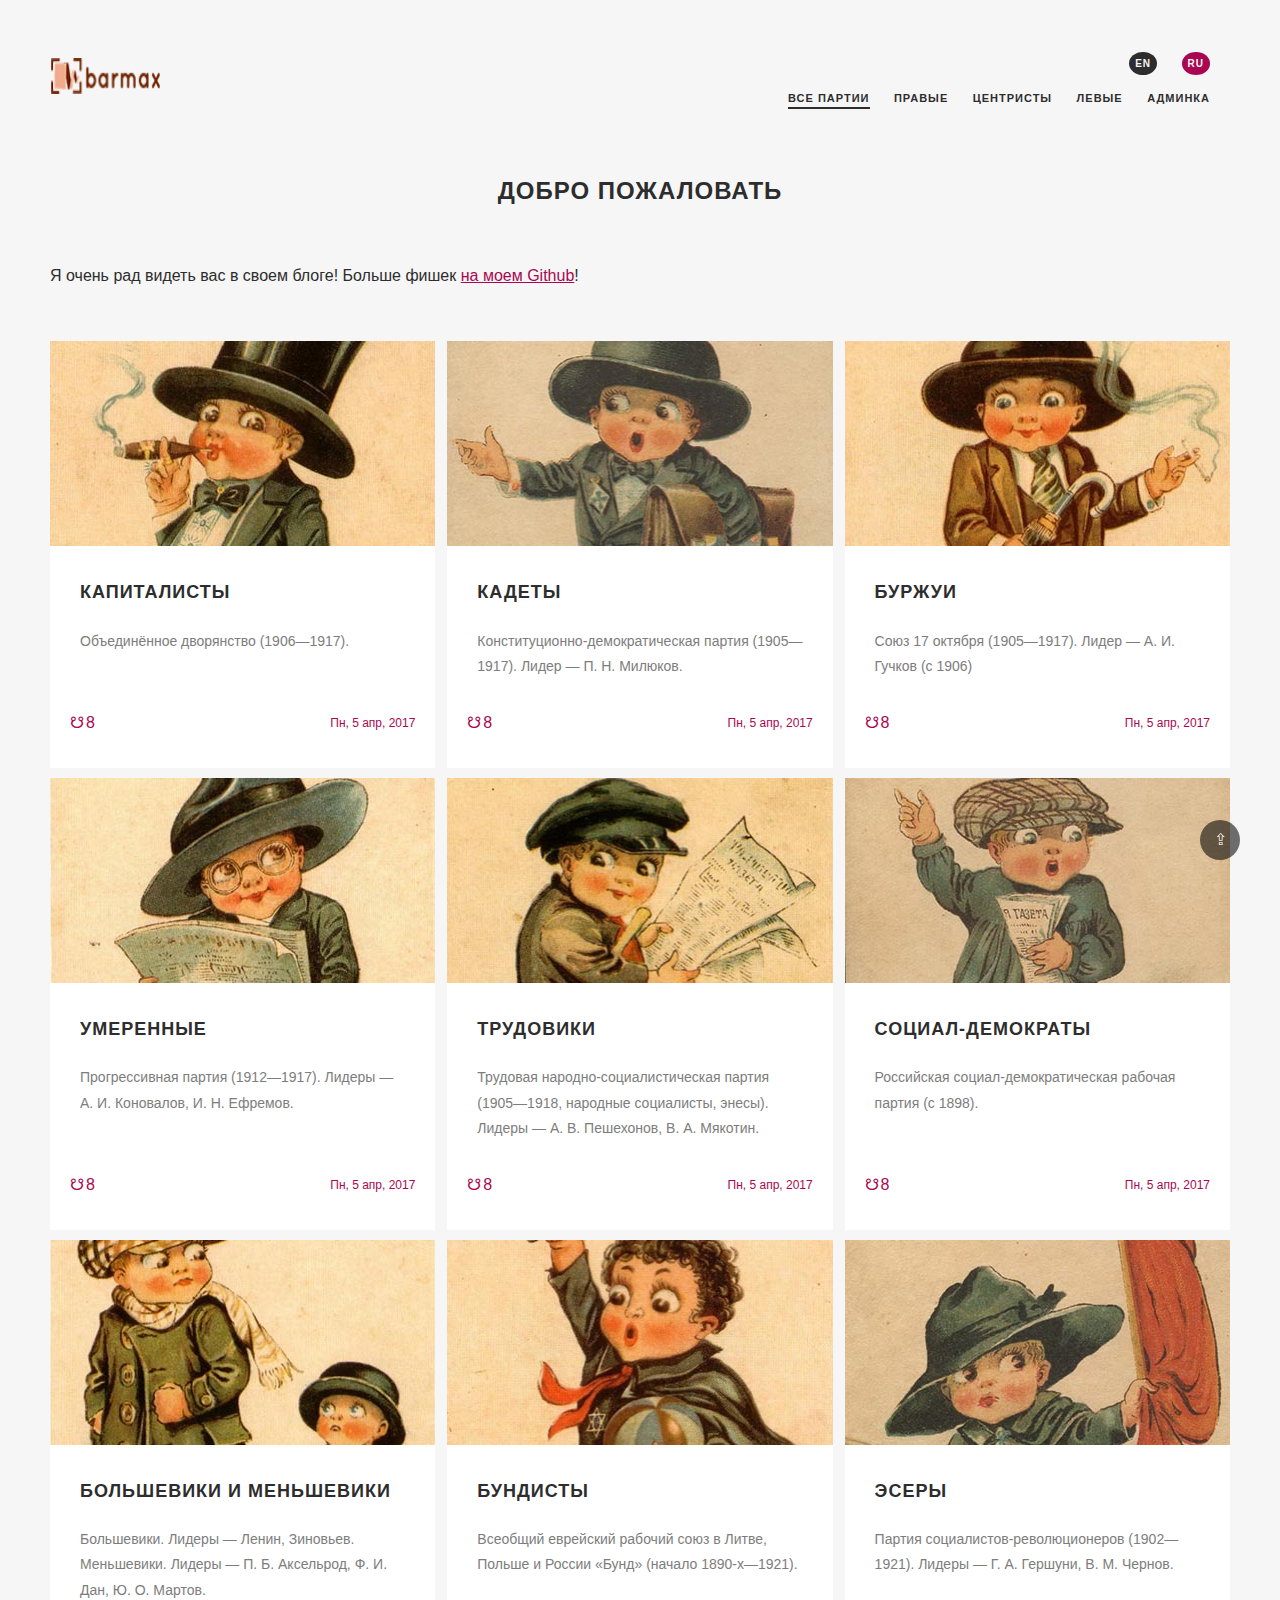
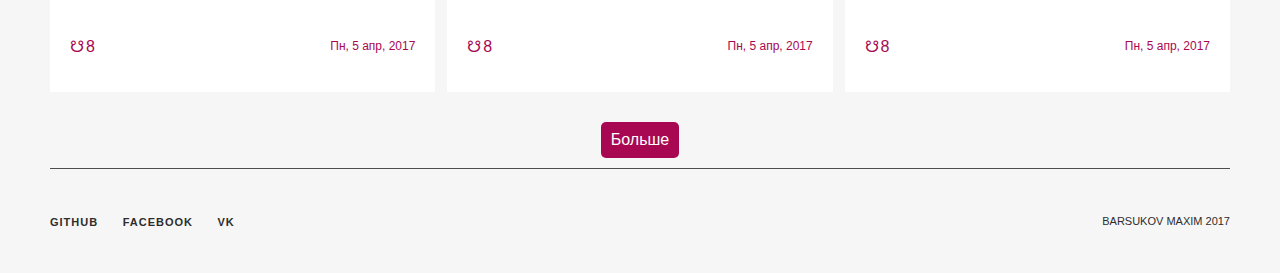
<file: sites/blog/index.html>
<!DOCTYPE html>
<html lang="ru">
  <head>
    <meta charset="utf-8">
    <title></title>
    <link rel="stylesheet" href="css/normalize.css">
    <link rel="stylesheet" href="css/style.css">
  </head>
  <body>
    <div class="container">
      <header>
        <a href="#">
        <img src="img/barmax-logo.png" alt="logo" width="110" height="36"></a>
          <div>
            <nav id="languange">
              <ul>
                <li><a href="index.html?language=en" hreflang="English"><abbr title="English" lang="en">en</abbr></a></li>
                <li class="active"><a href="index.html" hreflang="English"><abbr title="Russian" lang="ru">ru</abbr></a></li>
              </ul>
            </nav>
            <nav role="navigation">
              <ul>
                <li><a href="#" class="active">все партии</a></li>
                <li><a href="404.html">правые</a></li>
                <li><a href="404.html">центристы</a></li>
                <li><a href="404.html">левые</a></li>
                <li><a href="admin/admin.html">админка</a></li>
              </ul>
            </nav>
          </div>
      </header>
      <main role="main">
        <h1>Добро пожаловать</h1>
        <p>Я очень рад видеть вас в своем блоге!
        Больше фишек <a href="https://github.com/barmax" target="_blank">на моем Github</a>!</p>
        <div class="article-holder">
          <article>
            <a href="article.html"><img src="img/slide/capital-slide.jpg" alt="капиталисты" width="385" height="205">
            <div class="details">
              <h2>Капиталисты</h2>
              <p>Объединённое дворянство (1906—1917). </p>
            </div>
            <div class="secondary">
              <span class="views">8</span>
              <span class="date">Пн, 5 апр, 2017</span>
            </div>
            </a>
          </article>
          <article>
            <a href="article.html"><img src="img/slide/kadet-slide.jpg" alt="кадеты" width="385" height="205">
            <div class="details">
              <h2>Кадеты</h2>
              <p>Конституционно-демократическая партия (1905—1917). Лидер — П. Н. Милюков.</p>
            </div>
            <div class="secondary">
              <span class="views">8</span>
              <span class="date">Пн, 5 апр, 2017</span>
            </div>
            </a>
          </article>
          <article>
            <a href="article.html"><img src="img/slide/richman-slide.jpg" alt="буржуи" width="385" height="205">
            <div class="details">
              <h2>Буржуи</h2>
              <p>Союз 17 октября (1905—1917). Лидер — А. И. Гучков (с 1906)</p>
            </div>
            <div class="secondary">
              <span class="views">8</span>
              <span class="date">Пн, 5 апр, 2017</span>
            </div>
            </a>
          </article>
          <article>
            <a href="article.html"><img src="img/slide/center-slide.jpg" alt="умеренные" width="385" height="205">
            <div class="details">
              <h2>Умеренные</h2>
              <p>Прогрессивная партия (1912—1917). Лидеры — А. И. Коновалов, И. Н. Ефремов.</p>
            </div>
            <div class="secondary">
              <span class="views">8</span>
              <span class="date">Пн, 5 апр, 2017</span>
            </div>
            </a>
          </article>
          <article>
            <a href="article.html"><img src="img/slide/trud-slide.jpg" alt="трудовики" width="385" height="205">
            <div class="details">
              <h2>Трудовики</h2>
              <p>Трудовая народно-социалистическая партия (1905—1918, народные социалисты, энесы). Лидеры — А. В. Пешехонов, В. А. Мякотин.</p>
            </div>
            <div class="secondary">
              <span class="views">8</span>
              <span class="date">Пн, 5 апр, 2017</span>
            </div>
            </a>
          </article>
          <article>
            <a href="#"><img src="img/slide/socdem-slide.jpg" alt="социал-демократы" width="385" height="205">
            <div class="details">
              <h2>Социал-демократы</h2>
              <p>Российская социал-демократическая рабочая партия (с 1898).
              </p>
            </div>
            <div class="secondary">
              <span class="views">8</span>
              <span class="date">Пн, 5 апр, 2017</span>
            </div>
            </a>
          </article>
          <article>
            <a href="#"><img src="img/slide/bolmen-slide.jpg" alt="большевики и меньшевики" width="385" height="205">
            <div class="details">
              <h2>Большевики и меньшевики</h2>
              <p>Большевики. Лидеры — Ленин, Зиновьев.
              Меньшевики. Лидеры — П. Б. Аксельрод, Ф. И. Дан, Ю. О. Мартов.</p>
            </div>
            <div class="secondary">
              <span class="views">8</span>
              <span class="date">Пн, 5 апр, 2017</span>
            </div>
            </a>
          </article>
          <article>
            <a href="article.html"><img src="img/slide/bund-slide.jpg" alt="бундисты" width="385" height="205">
            <div class="details">
              <h2>Бундисты</h2>
              <p>Всеобщий еврейский рабочий союз в Литве, Польше и России «Бунд» (начало 1890-х—1921).</p>
            </div>
            <div class="secondary">
              <span class="views">8</span>
              <span class="date">Пн, 5 апр, 2017</span>
            </div>
            </a>
          </article>
          <article>
            <a href="article.html"><img src="img/slide/sr-slide.jpg" alt="эсеры" width="385" height="205">
            <div class="details">
              <h2>Эсеры</h2>
              <p>Партия социалистов-революционеров (1902—1921). Лидеры — Г. А. Гершуни, В. М. Чернов.</p>
            </div>
            <div class="secondary">
              <span class="views">8</span>
              <span class="date">Пн, 5 апр, 2017</span>
            </div>
            </a>
          </article>
        </div>
        <div class="more">
          Больше
        </div>
      </main>
      <footer>
        <ul>
          <li><a href="https://barmax.github.io/">Github</a></li>
          <li><a href="#">Facebook</a></li>
          <li><a href="#">VK</a></li>
        </ul>
        <small>Barsukov Maxim 2017</small>
      </footer>
      <div class="scrolltop">

      </div>
    </div>
    <script type="text/javascript" src="js/jquery-3.1.1.js"></script>
    <script type="text/javascript" src="js/main.js"></script>
  </body>
</html>
</file>
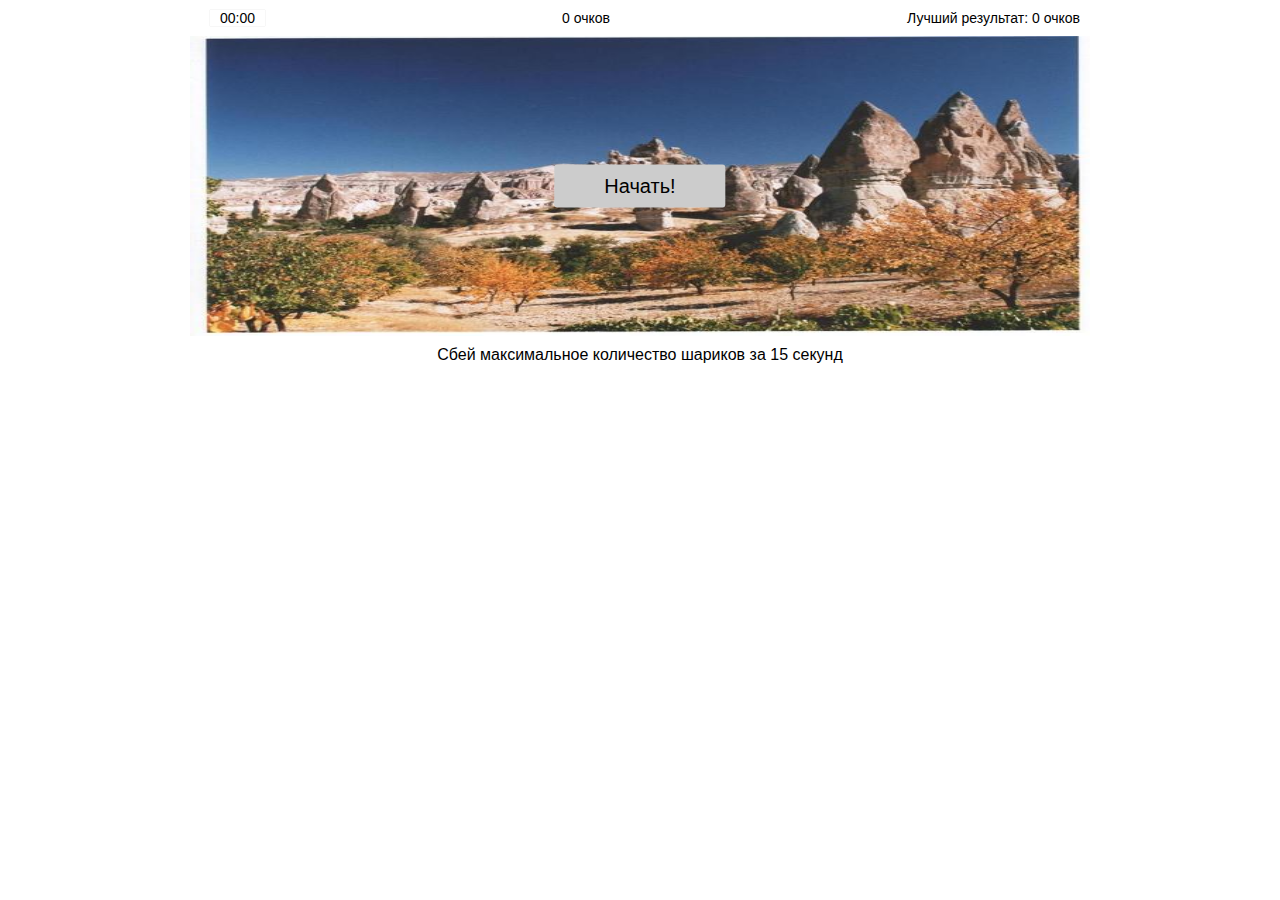
<file: sites/game/index.html>
<!DOCTYPE html>
<html lang="ru">
  <head>
    <meta charset="utf-8">
    <meta name="viewport" content="width=device-width, initial-scale=1">
    <title>Игра на JavaScript</title>
    <link rel="stylesheet" href="css/style.css">
  </head>
<body>
  <header>
    <div class="phase">
    <span class="timer">00:00</span>
    </div>
    <div>
      <span class="scoreboard" id="currentScoreView" data-points="0">очков</span>
    </div>
    <div>
      Лучший результат: <span class="scoreboard" id="topScoreView" data-points="0">очков</span>
    </div>
  </header>
  <main class="gamefield">
    <button class="startButton">Начать!</button>
    <div class="hole">
      <div class="bubble"></div>
    </div>
    <div class="hole">
      <div class="bubble"></div>
    </div>
    <div class="hole">
      <div class="bubble"></div>
    </div>
    <div class="hole">
      <div class="bubble"></div>
    </div>
    <div class="hole">
      <div class="bubble"></div>
    </div>
    <div class="hole">
      <div class="bubble"></div>
    </div>
    <div class="hole">
      <div class="bubble"></div>
    </div>
  </main>
  <footer>Сбей максимальное количество шариков за 15 секунд</footer>
  <script type="text/javascript" src="js/script.js"></script>
</body>
</html>
</file>
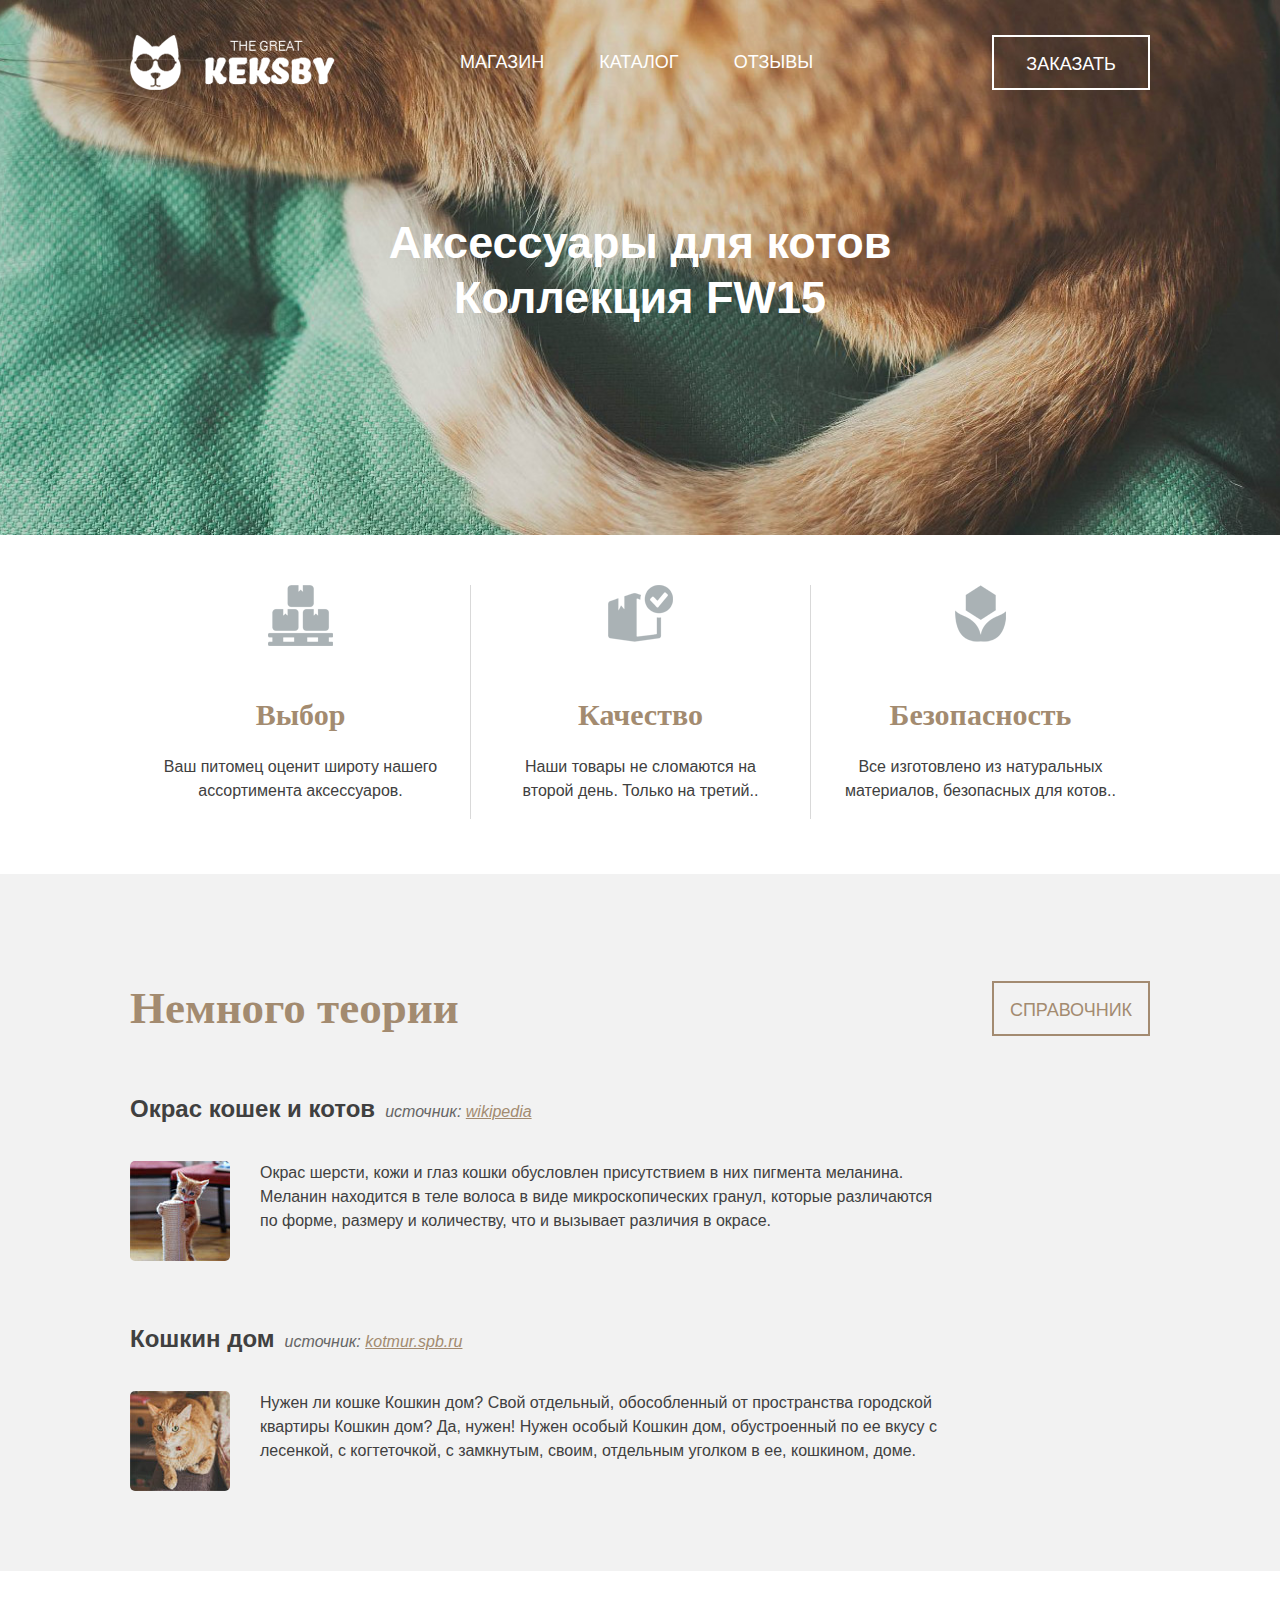
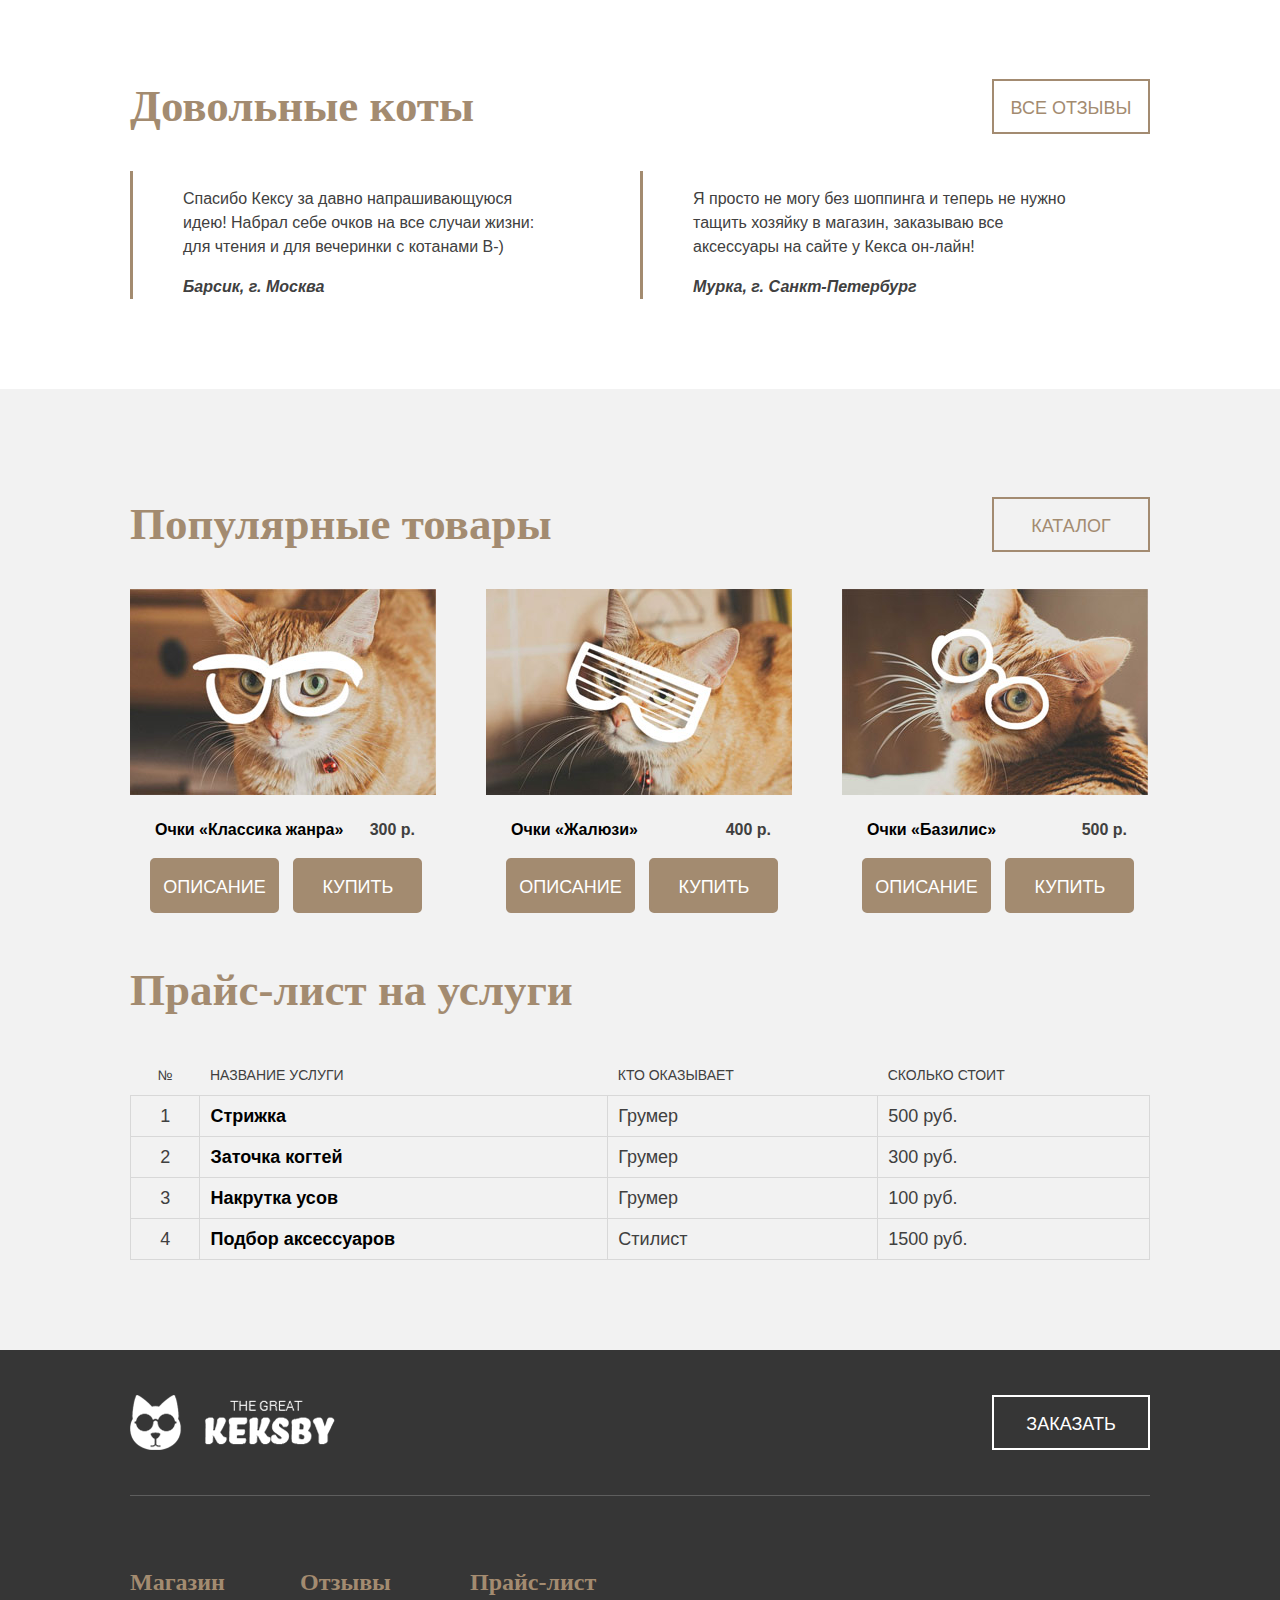
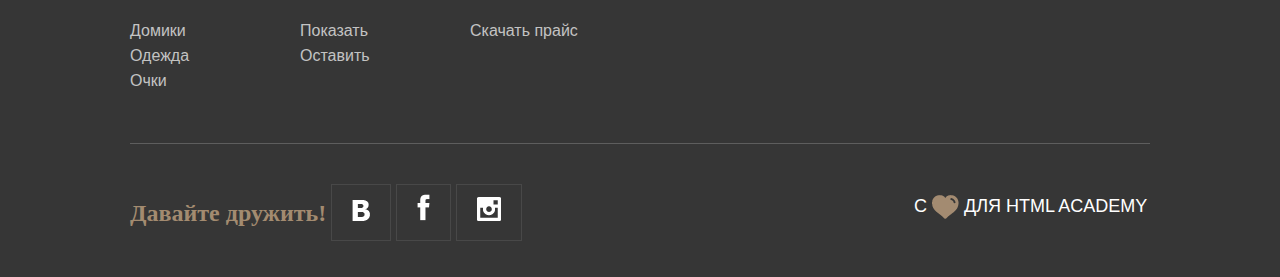
<file: sites/keks/index.html>
<!DOCTYPE HTML>
<html lang="ru">
<head>
  <meta charset="utf-8">
  <link rel="stylesheet" href="normalize.css">
  <link rel="stylesheet" href="base.css">
  <title>The Great Keksby</title>
  <body>

    <div class="page-header">
      <div class="container">
      <div class="header-top clearfix">
        <div class="header-logo">
          <img src="img/logo.png" alt="The Great Keksby" width="205" height="55">
        </div>
        <ul class="main-nav">
          <li><a href="#">Магазин</a></li>
          <li><a href="#">Каталог</a></li>
          <li><a href="#">Отзывы</a></li>
        </ul>
        <a class="btn btn-quick-order" href="#">Заказать</a>
      </div>
      </div>
      <div class="promo">
        <a href="#">Аксессуары для котов<br> Коллекция FW15</a>
      </div>
    </div>
      <div class="feature">
        <div class="container">
        <ul class="clearfix">
          <li class="feature-item feature-choice">
            <h2 class="feature-title">Выбор</h2>
            <p>Ваш питомец оценит широту нашего ассортимента аксессуаров.</p>
          </li>
          <li class="feature-item feature-quality">
            <h2 class="feature-title">Качество</h2>
            <p>Наши товары не сломаются на второй день. Только на третий..</p>
          </li>
          <li class="feature-item feature-safety">
            <h2 class="feature-title">Безопасность</h2>
            <p>Все изготовлено из натуральных материалов, безопасных для котов..</p>
          </li>
        </ul>
        </div>
    </div>
    <div class="cat-reference">
      <div class="container">
      <h2 class="section-title">Немного теории</h2>
      <a class="btn" href="#" title="Открыть справочник">Справочник</a>
      <dl>
        <dt class="clearfix"><h3 class="reference-title">Окрас кошек и котов</h3>
        <i class="reference-source">источник: <a href="https://ru.wikipedia.org" target="_blank">wikipedia</a></i></dt>
        <dd><img src="img/article-2.jpg" width="100" height="100" alt="Окрас кошек и котов">
        <p>Окрас шерсти, кожи и глаз кошки обусловлен присутствием в них пигмента меланина. Меланин находится в теле волоса в виде микроскопических гранул, которые различаются по форме, размеру и количеству, что и вызывает различия в окрасе.</p></dd>
        <dt class="clearfix"><h3 class="reference-title">Кошкин дом</h3>
        <i class="reference-source">источник: <a href="http://kotmur.spb.ru" target="_blank">kotmur.spb.ru</a></i></dt>
        <dd><img src="img/article-1.jpg" width="100" height="100" alt="Кошкин дом">
        <p>Нужен ли кошке Кошкин дом? Свой отдельный, обособленный от пространства городской квартиры Кошкин дом? Да, нужен! Нужен особый Кошкин дом, обустроенный по ее вкусу с лесенкой, с когтеточкой, с замкнутым, своим, отдельным уголком в ее, кошкином, доме.</p></dd>
      </dl>
      </div>
    </div>
    <div class="reviews clearfix">
      <div class="container">
      <h2 class="section-title">Довольные коты</h2>
      <a class="btn clearfix" href="#" title="Посмотреть все отзывы">Все отзывы</a>
      <div class="reviews-list">
        <blockquote class="review-item">
          <p>Спасибо Кексу за давно напрашивающуюся идею! Набрал себе очков на все случаи жизни: для чтения и для вечеринки с котанами B-)</p>
          <cite class="review-author">Барсик, г. Москва</cite>
        </blockquote>
        <blockquote class="review-item">
          <p>Я просто не могу без шоппинга и теперь не нужно тащить хозяйку в магазин, заказываю все аксессуары на сайте у Кекса он-лайн!</p>
          <cite class="review-author">Мурка, г. Санкт-Петербург</cite>
      </blockquote>
      </div>
      </div>
    </div>
    <div class="popular-and-price clearfix">
      <div class="container">
      <h2 class="section-title  title">Популярные товары</h2>
      <a class="btn" href="#" title="Посмотреть все товары">Каталог</a>
      <div class="popular-item clearfix">
        <div class="catalog-item">
          <img src="img/glasses-1.jpg" alt="очки «Классика жанра»" width="306" height="206">
          <h3>Очки «Классика жанра»</h3>
          <b>300 р.</b>
          <a href="#" class="btn">Описание</a>
          <a href="#" class="btn">Купить</a>
        </div>
        <div class="catalog-item">
          <img src="img/glasses-2.jpg" alt="очки «Жалюзи»" width="306" height="206">
          <h3>Очки «Жалюзи»</h3>
          <b>400 р.</b>
          <a href="#" class="btn">Описание</a>
          <a href="#" class="btn">Купить</a>
        </div>
        <div class="catalog-item">
          <img src="img/glasses-3.jpg" alt="очки «Базилис»" width="306" height="206">
          <h3>Очки «Базилис»</h3>
          <b>500 р.</b>
          <a href="#" class="btn">Описание</a>
          <a href="#" class="btn">Купить</a>
        </div>
      </div>
          <h2 class="section-title">Прайс-лист на услуги</h2>
          <table class="price-list">
            <tr>
              <th class="price-number">№</th>
              <th>Название услуги</th>
              <th>Кто оказывает</th>
              <th>Сколько стоит</th>
            </tr>
            <tr>
              <td class="price-number">1</td>
              <td class="price-name">Стрижка</td>
              <td>Грумер</td>
              <td>500 руб.</td>
            </tr>
            <tr>
              <td class="price-number">2</td>
              <td class="price-name">Заточка когтей</td>
              <td>Грумер</td>
              <td>300 руб.</td>
            </tr>
            <tr>
              <td class="price-number">3</td>
              <td class="price-name">Накрутка усов</td>
              <td>Грумер</td>
              <td>100 руб.</td>
            </tr>
            <tr>
              <td class="price-number">4</td>
              <td class="price-name">Подбор аксессуаров</td>
              <td>Стилист</td>
              <td>1500 руб.</td>
            </tr>
          </table>
      </div>
    </div>

    <div class="page-footer">
      <div class="container">
        <div class="footer-top clearfix">
          <div class="footer-logo">
            <img src="img/logo.png" alt="The Great Keksby" width="205" height="55">
          </div>
          <a href="#" class="btn btn-quick-order">Заказать</a>
        </div>
    <div class="footer-middle clearfix">
      <div class="footer-menu">
        <h3>Магазин</h3>
        <ul>
          <li><a href="#">Домики<a/></li>
          <li><a href="#">Одежда<a/></li>
          <li><a href="#">Очки<a/></li>
        </ul>
      </div>
      <div class="footer-menu">
        <h3>Отзывы</h3>
        <ul>
          <li><a href="#">Показать<a/></li>
          <li><a href="#">Оставить<a/></li>
        </ul>
      </div>
      <div class="footer-menu">
        <h3>Прайс-лист</h3>
        <ul>
          <li><a href="#">Скачать прайс<a/></li>
        </ul>
      </div>
    </div>
    <div class="footer-bottom clearfix">
      <div class="footer-social">
        <b>Давайте дружить!</b>
        <a class="social-btn" href="https://vk.com/htmlacademy"><img src="img/vk.png" alt="vk" /></a>
        <a class="social-btn" href="https://facebook.com/htmlacademy"><img src="img/facebook.png" alt="vk" /></a>
        <a class="social-btn" href="https://instagram.com/htmlacademy"><img src="img/inst.png" alt="vk" /></a>
      </div>
      <div class="footer-copyright">
        С <span class="heart"><img src="img/heart.png" alt="heart" /></span> для <a href="https://htmlacademy.ru">HTML Academy</a>
      </div>
    </div>
    </div>
  </div>
  </body>
</html>
</file>
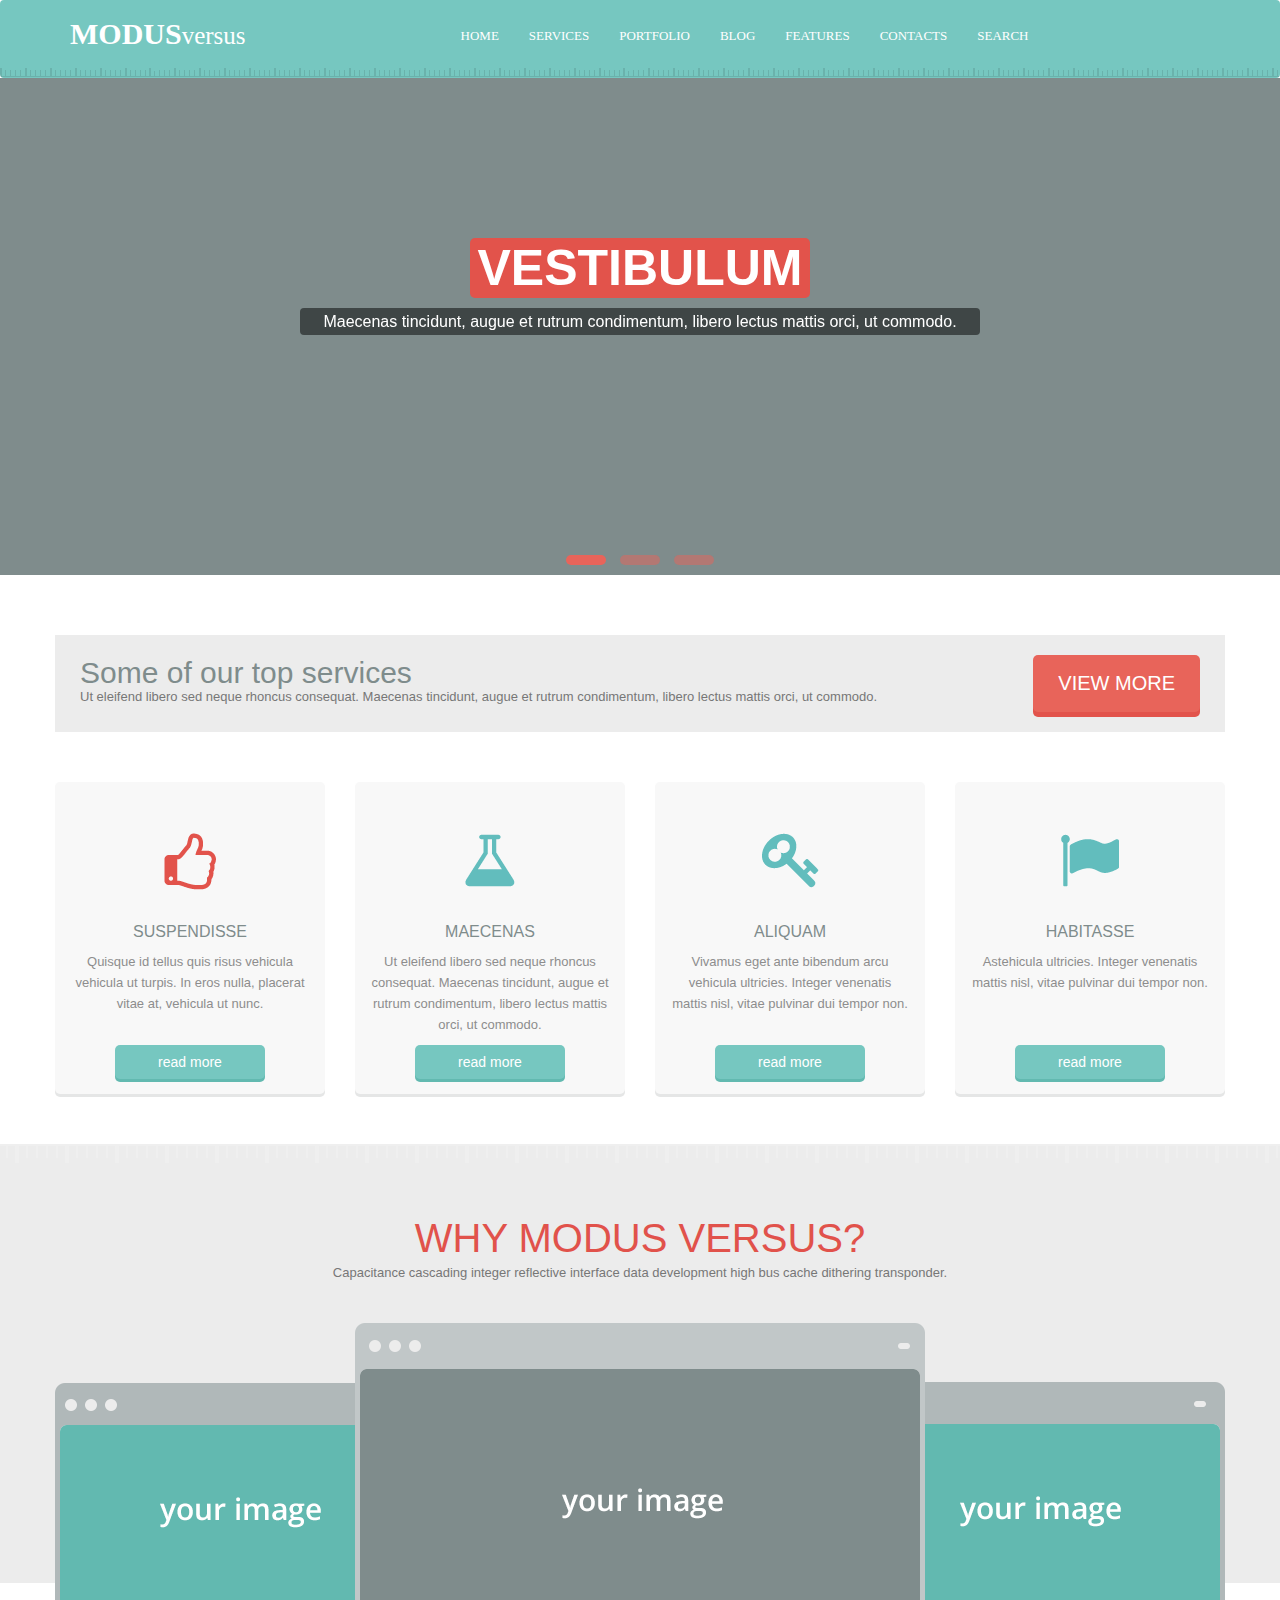
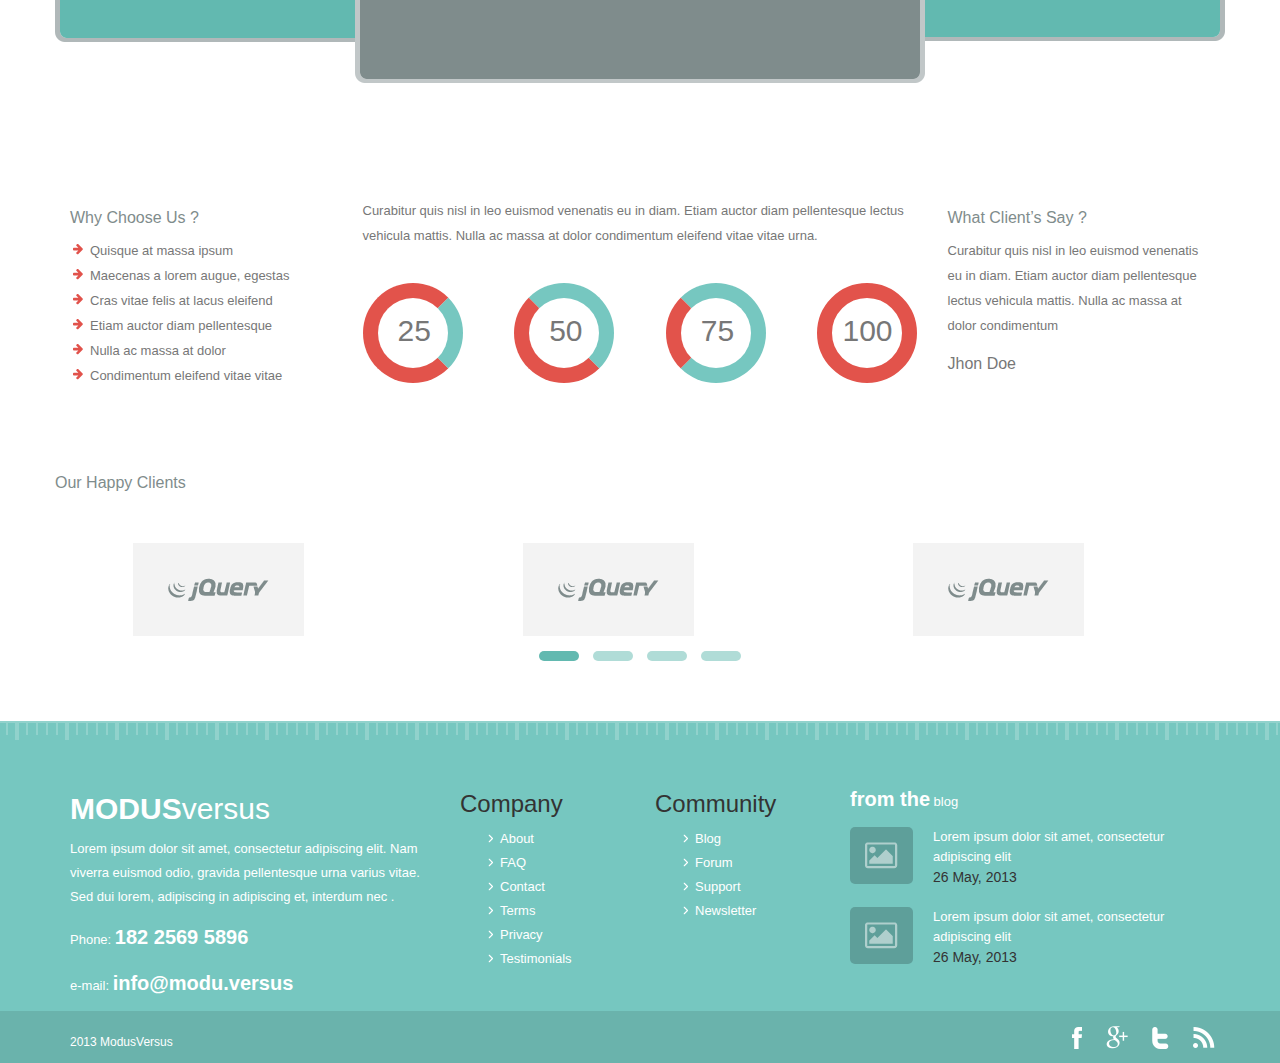
<file: sites/modus-versus/index.html>
<!DOCTYPE html>
<html>
  <head>
    <meta charset="utf-8">
    <title>MODUS versus</title>
    <link rel="stylesheet" href="css/normalize.css">
    <link rel="stylesheet" href="css/bootstrap.css">
    <link rel="stylesheet" href="css/main.css">
    <link rel="stylesheet" href="css/owl.carousel.css">
    <link rel="stylesheet" href="css/owl.theme.css">
    <script type="text/javascript" src="js/jquery-3.1.1.js"></script>
    <script src="js/owl.carousel.js"></script>
    <script type="text/javascript" src="js/script.js"></script>
  </head>
  <body>
    <header>
      <div class="navbar">
        <div class="container">
          <div class="navbar-header">
            <p>Modus<span>versus</span></p>
          </div>
          <div class="navbar-collapse collapse">
            <ul class="navbar-nav nav">
              <li><a href="#">Home</a></li>
              <li><a href="#">Services</a></li>
              <li><a href="#">Portfolio</a></li>
              <li><a href="#">Blog</a></li>
              <li><a href="#">Features</a></li>
              <li><a href="#">Contacts</a></li>
              <li><a href="#" id='search'>Search</a></li>
            </ul>
          </div>
          <div class="searchForm">
            <input type="text" name="" size="120">
            <button type="button" name="button" value="Search" class="btn">Search!</button>
          </div>
        </div>
        </div>
          <div class="carousel">
            <div class="container">
              <div id="demo">
                <div>
                  <h2>VESTIBULUM</h2>
                  <p>Maecenas tincidunt, augue et rutrum condimentum, libero lectus mattis orci, ut commodo.</p>
                </div>
                <div>
                  <h2>VESTIBULUM</h2>
                  <p>Maecenas tincidunt, augue et rutrum condimentum, libero lectus mattis orci, ut commodo.</p>
                </div>
                <div>
                  <h2>VESTIBULUM</h2>
                  <p>Maecenas tincidunt, augue et rutrum condimentum, libero lectus mattis orci, ut commodo.</p>
                </div>
              </div>
            </div>
          </div>

    </header>
    <main>
      <div class="about">
      <div class="container">
        <div class="row">
          <div class="top-service">
            <h3>Some of our top services</h3>
            <p>Ut eleifend libero sed neque rhoncus consequat. Maecenas tincidunt, augue et rutrum condimentum, libero lectus mattis orci, ut commodo. </p>
          </div>
          <a href="#" class="btn">View more</a>
        </div>
      </div>
      </div>
      <div class="features">
        <div class="container">
          <div class="row">
            <div class="feature">
              <h3>SUSPENDISSE </h3>
              <p> Quisque id tellus quis risus vehicula vehicula ut turpis. In eros nulla, placerat vitae at, vehicula ut nunc. </p>
              <a href="#" class="btn">read more</a>
            </div>
            <div class="feature">
              <h3>MAECENAS </h3>
              <p>Ut eleifend libero sed neque rhoncus consequat. Maecenas tincidunt, augue et rutrum condimentum, libero lectus mattis orci, ut commodo.</p>
              <a href="#" class="btn">read more</a>
            </div>
            <div class="feature">
              <h3>ALIQUAM </h3>
              <p>Vivamus eget ante bibendum arcu vehicula ultricies. Integer venenatis mattis nisl, vitae pulvinar dui tempor non. </p>
              <a href="#" class="btn">read more</a>
            </div>
            <div class="feature">
              <h3>HABITASSE </h3>
              <p>Astehicula ultricies. Integer venenatis mattis nisl, vitae pulvinar dui tempor non. </p>
              <a href="#" class="btn">read more</a>
            </div>
          </div>

        </div>
      </div>
      <div class="why">
        <div class="container">
          <div class="row">
            <h3>WHY MODUS VERSUS?</h3>
            <p>Capacitance cascading integer reflective interface data development high bus cache dithering transponder.  </p>
            <img src="img/Group 1.png" alt="browser">
          </div>
        </div>

      </div>
      <div class="feedback">
        <div class="container">
          <div class="row">
            <div class="col-md-3">
              <h4>Why Choose Us ?</h4>
              <ul>
                <li>Quisque at massa ipsum</li>
                <li>Maecenas a lorem augue, egestas</li>
                <li>Cras vitae felis at lacus eleifend</li>
                <li>Etiam auctor diam pellentesque</li>
                <li>Nulla ac massa at dolor</li>
                <li>Condimentum eleifend vitae vitae </li>
              </ul>
            </div>
            <div class="col-md-6">
              <p>Curabitur quis nisl in leo euismod venenatis eu in diam. Etiam auctor diam pellentesque lectus vehicula mattis. Nulla ac massa at dolor condimentum eleifend vitae vitae urna.</p>
              <div class="infographic">
                <div class="circle">
                  <span>25</span>
                </div>
                <div class="circle">
                  <span>50</span>
                </div>
                <div class="circle">
                  <span>75</span>
                </div>
                <div class="circle">
                  <span class="p100">100</span>
                </div>
              </div>
            </div>
            <div class="col-md-3">
              <h4>What Client’s Say ?</h4>
              <p>Curabitur quis nisl in leo euismod venenatis eu in diam. Etiam auctor diam pellentesque lectus vehicula mattis. Nulla ac massa at dolor condimentum</p>
              <span>Jhon Doe</span>
            </div>
          </div>
          </div>
        </div>

      </div>
      <div class="ourClients">
        <div class="container">
          <div class="row">
            <h4>Our Happy Clients</h4>
            <div id="clientCarousel">
              <div>
                <img src="img/jquery.png" alt="">
              </div>
              <div>
                <img src="img/jquery.png" alt="">
              </div>
              <div>
                <img src="img/jquery.png" alt="">
              </div>
              <div>
                <img src="img/jquery.png" alt="">
              </div>
              <div>
                <img src="img/jquery.png" alt="">
              </div>
              <div>
                <img src="img/jquery.png" alt="">
              </div>
              <div>
                <img src="img/jquery.png" alt="">
              </div>
              <div>
                <img src="img/jquery.png" alt="">
              </div>
              <div>
                <img src="img/jquery.png" alt="">
              </div>
              <div>
                <img src="img/jquery.png" alt="">
              </div>
              <div>
                <img src="img/jquery.png" alt="">
              </div>
              <div>
                <img src="img/jquery.png" alt="">
              </div>
            </div>
          </div>
        </div>
      </div>
    </main>
    <footer>
      <div class="footer-up">
        <div class="container">
          <div class="row">
            <div class="col-md-4">
              <h2>MODUS<span>versus</span></h2>
              <p>Lorem ipsum dolor sit amet, consectetur adipiscing elit. Nam viverra euismod odio, gravida pellentesque urna varius vitae. Sed dui lorem, adipiscing in adipiscing et, interdum nec .</p>
              <p>Phone: <span>182 2569 5896</span></p>
              <p>e-mail: <span>info@modu.versus</span></p>
            </div>
            <div class="col-md-2">
              <h3>Company</h3>
              <ul>
                <li><a href="#">About</a></li>
                <li><a href="#">FAQ</a></li>
                <li><a href="#">Contact</a></li>
                <li><a href="#">Terms</a></li>
                <li><a href="#">Privacy</a></li>
                <li><a href="#">Testimonials</a></li>
              </ul>
            </div>
            <div class="col-md-2">
              <h3>Community</h3>
              <ul>
                <li><a href="#">Blog</a></li>
                <li><a href="#">Forum</a></li>
                <li><a href="#">Support</a></li>
                <li><a href="#">Newsletter</a></li>
              </ul>
            </div>
            <div class="blog">
              <div class="col-md-4">
                <p><span>from the</span> blog</p>
                <div class="post">
                  <img src="img/blog.png" alt="">
                  <p>Lorem ipsum dolor sit amet, consectetur adipiscing elit</p>
                  <data value="">26 May, 2013</data>
                </div>
                <div class="post">
                  <img src="img/blog.png" alt="">
                  <p>Lorem ipsum dolor sit amet, consectetur adipiscing elit</p>
                  <data value="">26 May, 2013</data>
                </div>
              </div>
            </div>
          </div>
        </div>

      </div>
      <div class="footer-down">
        <div class="container">
          <div class="row">
            <div class="copyright">
              <p>2013  ModusVersus</p>
            </div>
            <div class="social">
              <a href="#" class="fb"><img src="img/Facebook.png" alt=""></a>
              <a href="#" class="gplus"><img src="img/g plus.png" alt=""></a>
              <a href="#" class="twi"><img src="img/twitter.png" alt=""></a>
              <a href="#" class="rss"><img src="img/rss.png" alt=""></a>
            </div>
          </div>
        </div>

      </div>
    </footer>
  </body>
</html>
</file>
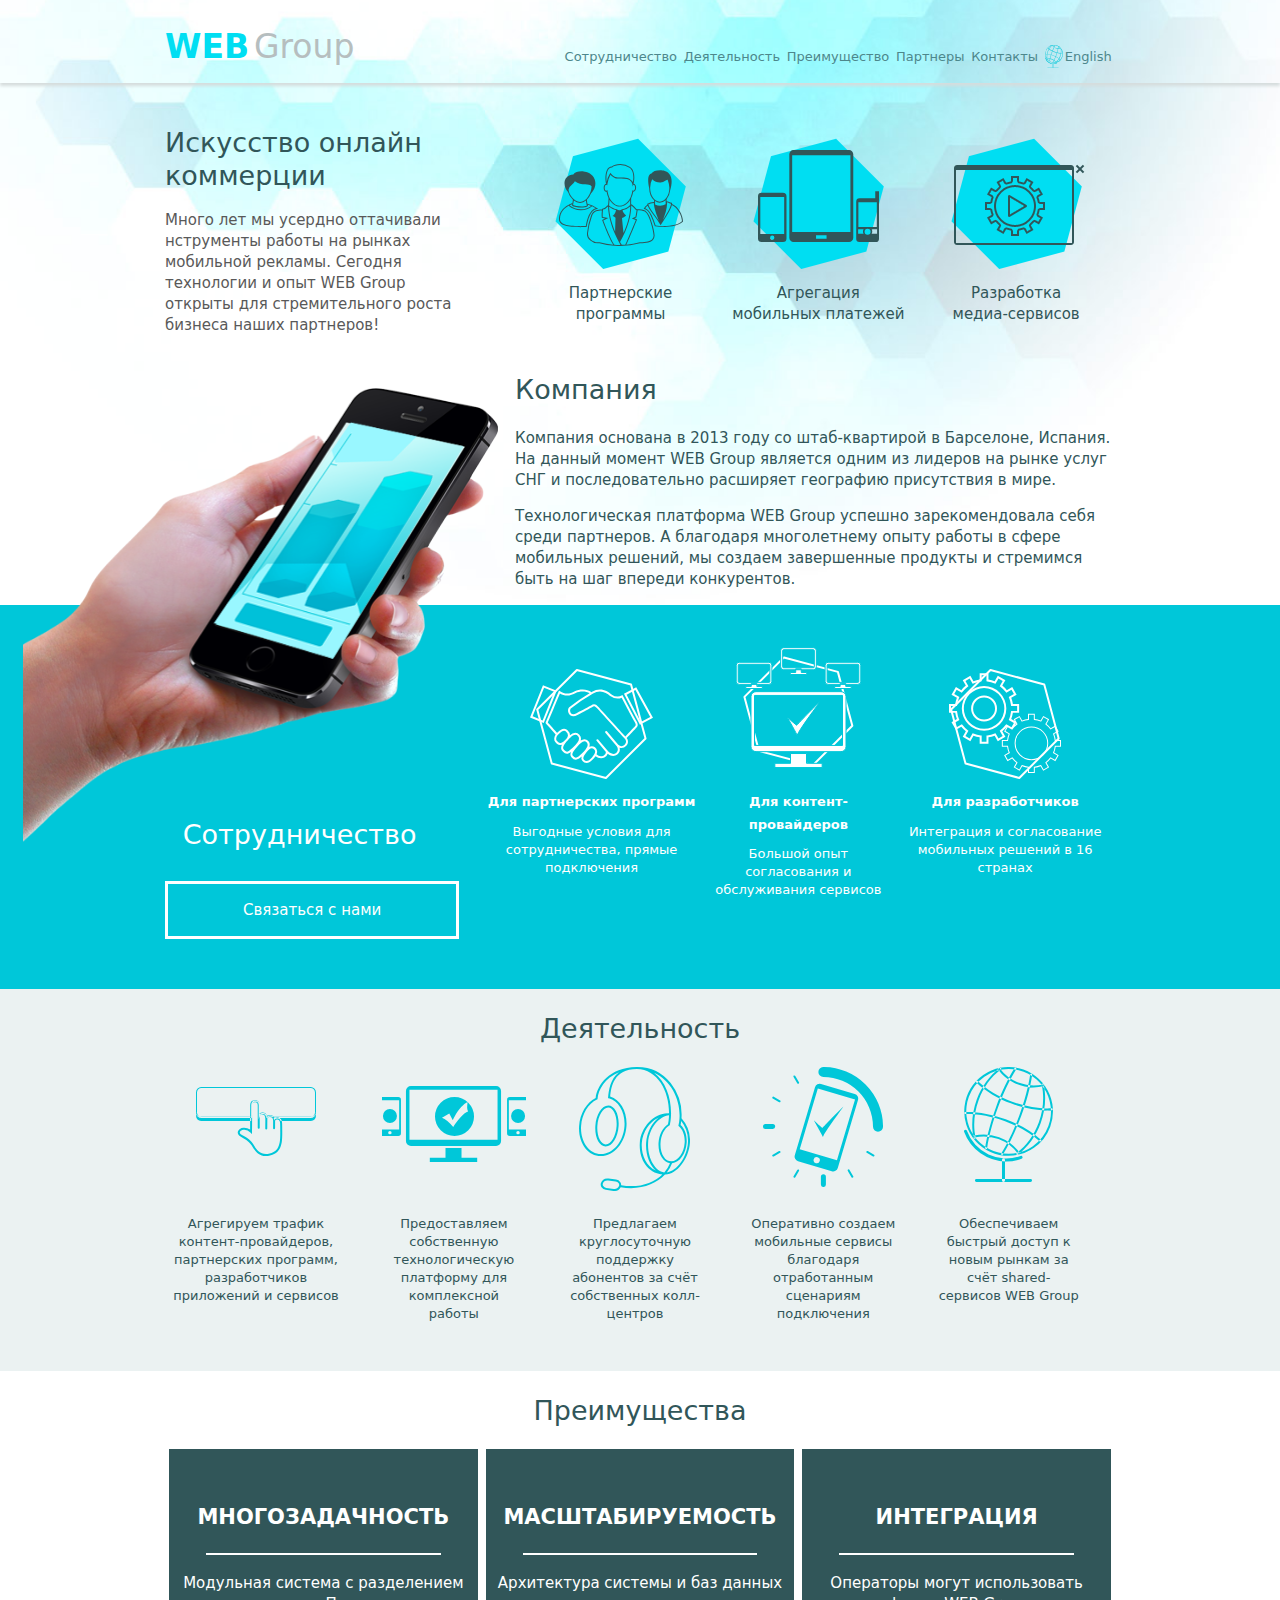
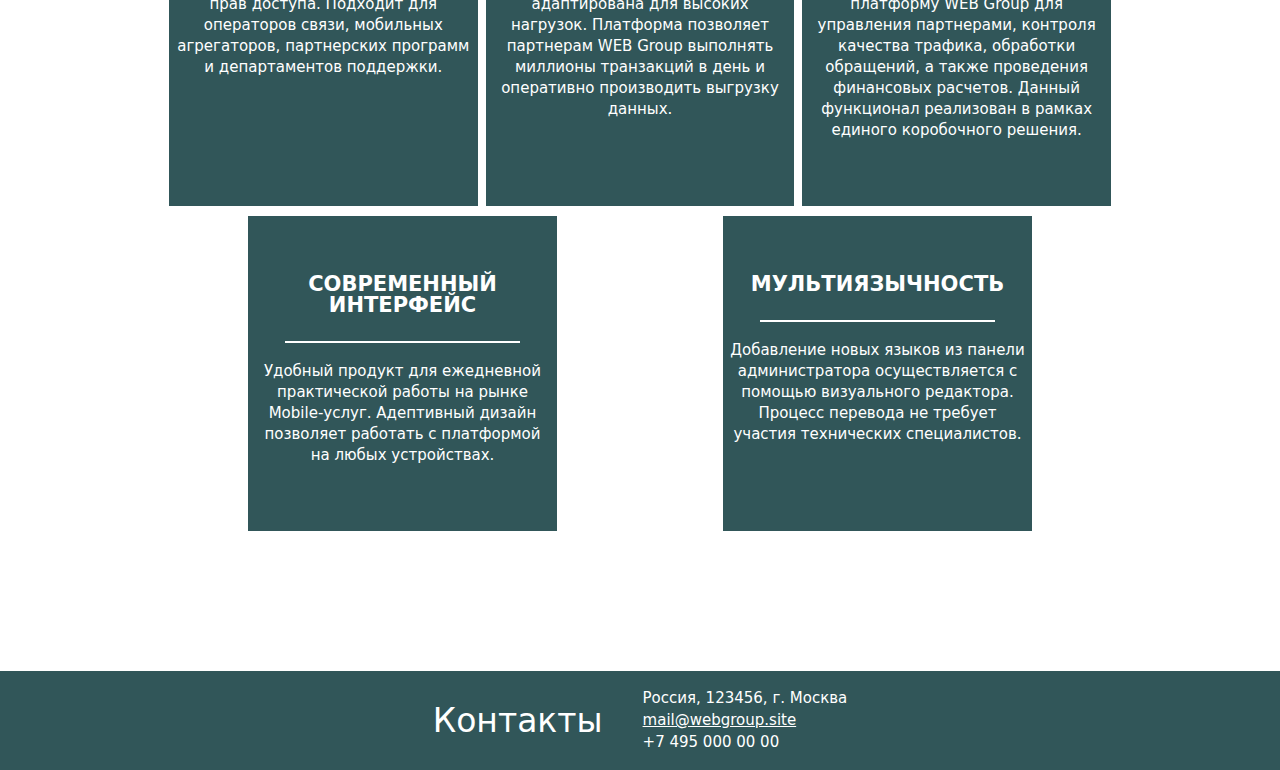
<file: sites/webgroup/index.html>
<!DOCTYPE html>
<html lang="ru">
  <head>
    <meta charset="utf-8">
    <meta name=viewport content="width=device-width, initial-scale=1">
    <title>WEB Group</title>
    <link rel="stylesheet" href="css/normalize.css">
    <link rel="stylesheet" href="css/style.css">
  </head>
  <body>
    <div class="bg-header">
          <header>
            <div class="container column">
            <div class="brand">
            <span>Web</span> <span>Group</span>
          </div>
          <nav>
            <ul>
              <li><a href="#">Сотрудничество</a></li>
              <li><a href="#">Деятельность</a></li>
              <li><a href="#">Преимущество</a></li>
              <li><a href="#">Партнеры</a></li>
              <li><a href="#">Контакты</a></li>
              <li><a href="#">English</a></li>
            </ul>
          </nav>
        </div>
          </header>
          <div class="container">
          <div class="preference">
            <section>
              <div class="about-us">
                <h1>Искусство онлайн коммерции</h1>
                <p>Много лет мы усердно оттачивали нструменты работы на рынках мобильной рекламы. Сегодня технологии и опыт WEB Group открыты для стремительного роста бизнеса наших партнеров!</p>
              </div>
              <div class="services">
                <div class="service">
                  <p>Партнерские <br>программы</p>
                </div>
                <div class="service">
                  <p>Агрегация <br>мобильных платежей</p>
                </div>
                <div class="service">
                  <p>Разработка <br>медиа-сервисов</p>
                </div>
            </div>
            </section>
            <div class="company">
              <h2>Компания</h2>
              <p>Компания основана в 2013 году cо штаб-квартирой в Барселоне, Испания.
              На данный момент WEB Group является одним из лидеров на рынке услуг СНГ и последовательно расширяет географию присутствия в мире.</p>
              <p>Технологическая платформа WEB Group успешно зарекомендовала себя среди партнеров. А благодаря многолетнему опыту работы в сфере мобильных решений, мы создаем завершенные продукты и стремимся быть на шаг впереди конкурентов.</p>
            </div>
          </div>
        </div>
      </div>
      <div class="bg-cooperation">
        <div class="container">
          <div class="connect">
            <img src="img/hand-bg1.png" alt="">
            <h2>Сотрудничество</h2>
            <a href="#" class="btn">Связаться с нами</a>
          </div>
          <div class="partners">
            <div class="article">
              <span>Для партнерских программ</span>
              <p>Выгодные условия
              для сотрудничества, прямые подключения</p>
            </div>
            <div class="article">
              <span>Для контент-провайдеров</span>
              <p>Большой опыт согласования
              и обслуживания сервисов</p>
            </div>
            <div class="article">
              <span>Для разработчиков</span>
              <p> Интеграция и согласование мобильных решений
              в 16 странах</p>
            </div>
          </div>
        </div>
      </div>
  <div class="bg-activity">
    <div class="container">
      <div class="activity">
        <h2>Деятельность</h2>
        <div class="action">
          <div class="action-article">
            <p>Агрегируем трафик контент-провайдеров, партнерских программ, разработчиков приложений и сервисов</p>
          </div>
          <div class="action-article">
            <p>Предоставляем собственную технологическую платформу
            для комплексной работы</p>
          </div>
          <div class="action-article">
            <p>Предлагаем круглосуточную поддержку абонентов
            за счёт собственных колл-центров</p>
          </div>
          <div class="action-article">
            <p>Оперативно создаем мобильные сервисы благодаря отработанным сценариям подключения</p>
          </div>
          <div class="action-article">
            <p>Обеспечиваем быстрый доступ к новым рынкам
            за счёт shared-сервисов WEB Group</p>
          </div>
        </div>
      </div>
    </div>
  </div>
  <div class="container margin">
  <div class="advantage">
    <h2>Преимущества</h2>
    <div class="edge">
      <div class="edge-article">
        <h4>Многозадачность</h4>
        <p>Модульная система с разделением прав доступа. Подходит для операторов связи, мобильных агрегаторов, партнерских программ и департаментов поддержки.</p>
      </div>
      <div class="edge-article">
        <h4>Масштабируемость</h4>
        <p>Архитектура системы и баз данных адаптирована для высоких нагрузок. Платформа позволяет партнерам WEB Group выполнять миллионы транзакций в день и оперативно производить выгрузку данных.</p>
      </div>
      <div class="edge-article">
        <h4>Интеграция</h4>
        <p>Операторы могут использовать платформу WEB Group для управления партнерами, контроля качества трафика, обработки обращений, а также проведения финансовых расчетов. Данный функционал реализован в рамках единого коробочного решения.</p>
      </div>
      <div class="edge-article">
        <h4>Современный интерфейс</h4>
        <p>Удобный продукт для ежедневной практической работы на рынке Mobile-услуг. Адептивный дизайн позволяет работать с платформой на любых устройствах.</p>
      </div>
      <div class="edge-article">
        <h4>Мультиязычность</h4>
        <p>Добавление новых языков из панели администратора осуществляется с помощью визуального редактора. Процесс перевода не требует участия технических
        специалистов.</p>
      </div>
    </div>
  </div>
  </div>
  <div class="bg-footer">
  <div class="container">
    <footer>
      <h3>Контакты</h3>
      <div class="contacts">
        <address>
        Россия, 123456, г. Москва
        </address>
        <a href="mailto:mail@webgroup.site">mail@webgroup.site</a>
        <span class="phone">+7 495 000 00 00</span>
      </div>
    </footer>
  </div>
  </div>

  </body>
</html>
</file>
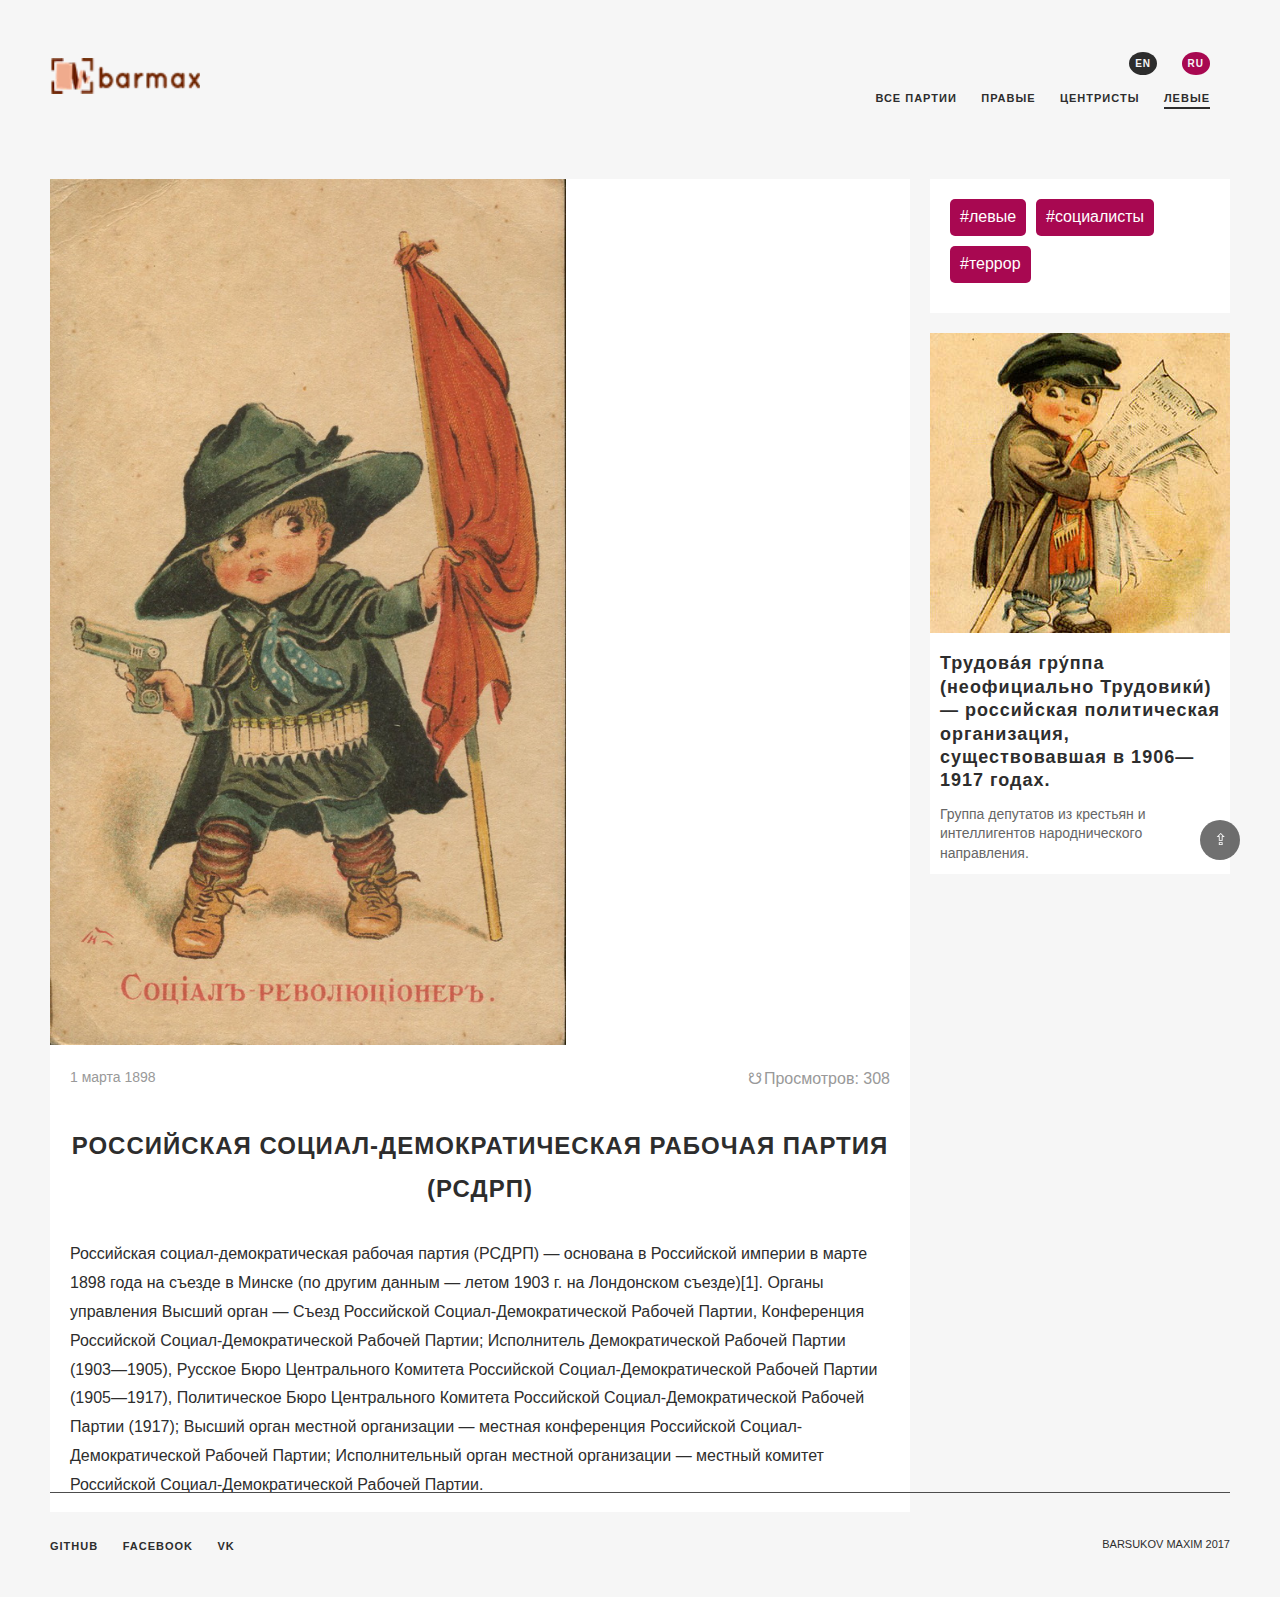
<file: sites/blog/article.html>
<!DOCTYPE html>
<html lang="ru">
  <head>
    <meta charset="utf-8">
    <title></title>
    <link rel="stylesheet" href="css/normalize.css">
    <link rel="stylesheet" href="css/style.css">
  </head>
  <body>
    <div class="container">
      <header>
        <a href="index.html">
          <img src="img/barmax-logo.png" alt="logo" width="150" height="36"></a>
          <div>
            <nav id="languange">
              <ul>
                <li><a href="index.html?language=en" hreflang="English"><abbr title="English" lang="en">en</abbr></a></li>
                <li class="active"><a href="index.html" hreflang="English"><abbr title="Russian" lang="ru">ru</abbr></a></li>
              </ul>
            </nav>
            <nav role="navigation">
              <ul>
                <li><a href="index.html">все партии</a></li>
                <li><a href="404.html">правые</a></li>
                <li><a href="404.html">центристы</a></li>
                <li><a href="#" class="active">левые</a></li>
              </ul>
            </nav>
          </div>
      </header>
      <main role="main">
        <div class="wrapper">
          <article>
            <img src="img/sr.jpg" alt="эсеры" width="60%" height="65%">
            <div class="details">
              <div class="secondary">
                <span class="date">1 марта 1898</span>
                <span class="views">Просмотров: 308</span>
              </div>
              <h1>Российская социал-демократическая рабочая партия (РСДРП)</h1>
              <p>Российская социал-демократическая рабочая партия (РСДРП) — основана в Российской империи в марте 1898 года на съезде в Минске (по другим данным — летом 1903 г. на Лондонском съезде)[1].

                Органы управления
                Высший орган — Съезд Российской Социал-Демократической Рабочей Партии, Конференция Российской Социал-Демократической Рабочей Партии;
                Исполнитель Демократической Рабочей Партии (1903—1905), Русское Бюро Центрального Комитета Российской Социал-Демократической Рабочей Партии (1905—1917), Политическое Бюро Центрального Комитета Российской Социал-Демократической Рабочей Партии (1917);
                Высший орган местной организации — местная конференция Российской Социал-Демократической Рабочей Партии;
                Исполнительный орган местной организации — местный комитет Российской Социал-Демократической Рабочей Партии.</p>
            </div>
          </article>
          <aside>
            <div class="tags">
              <a href="index.html">#левые</a>
              <a href="index.html">#социалисты</a>
              <a href="index.html">#террор</a>
            </div>
            <a href="article.html"><img src="img/preview/trud.jpg" alt="trud"       width="200px" height="200px">
              <div class="details">
              <h2>Трудова́я гру́ппа (неофициально Трудовики́) — российская политическая организация, существовавшая в 1906—1917 годах.</h2>
              <p>Группа депутатов из крестьян и интеллигентов народнического направления.</p>
            </div>
            </a>
            <a href="article.html"></a>
            <a href="article.html"></a>
          </aside>
        </div>
      </main>
      <footer>
        <ul>
          <li><a href="https://barmax.github.io/">Github</a></li>
          <li><a href="#">Facebook</a></li>
          <li><a href="#">VK</a></li>
        </ul>
        <small>Barsukov Maxim 2017</small>
      </footer>
      <div class="scrolltop">

      </div>
    </div>
    <script type="text/javascript" src="js/jquery-3.1.1.js"></script>
    <script type="text/javascript" src="js/main.js"></script>
  </body>
  </html>
</file>
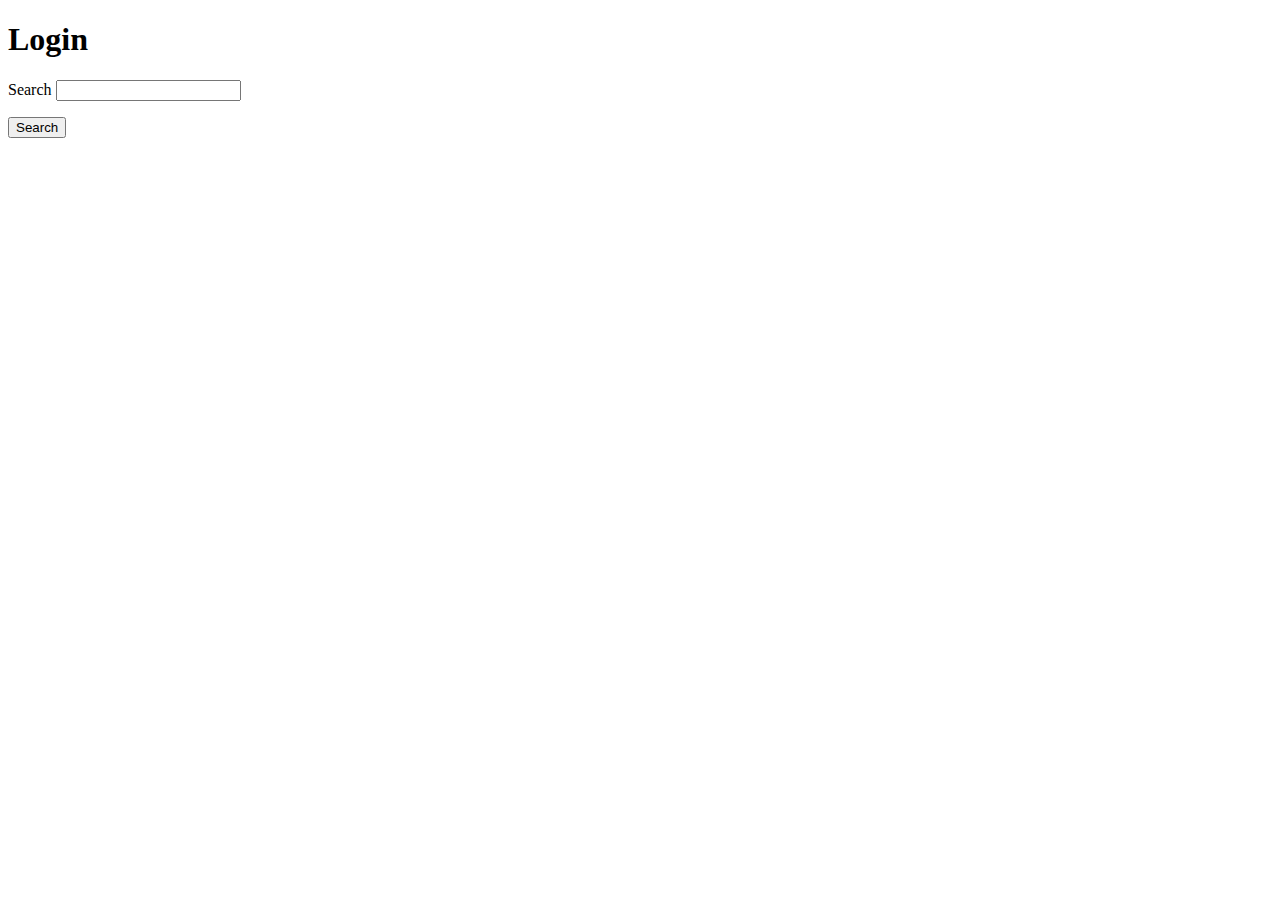
<file: sites/modus-versus/form.html>
<!DOCTYPE html>
<html>
<head>
<meta charset="UTF-8">
</head>
<body>
<div class="wrapper">
<div class="content">
<div class="main">
<h1>Login</h1>
<form>
	<p>
		<label for="search">Search</label>
		<input type="text" name="search" id="search">
	</p>
	<p class="button">
		<input type="submit" name="button" id="button" value="Search">
	</p>
</form>
</div>
</div>
</div>
</body>
</html>
</file>
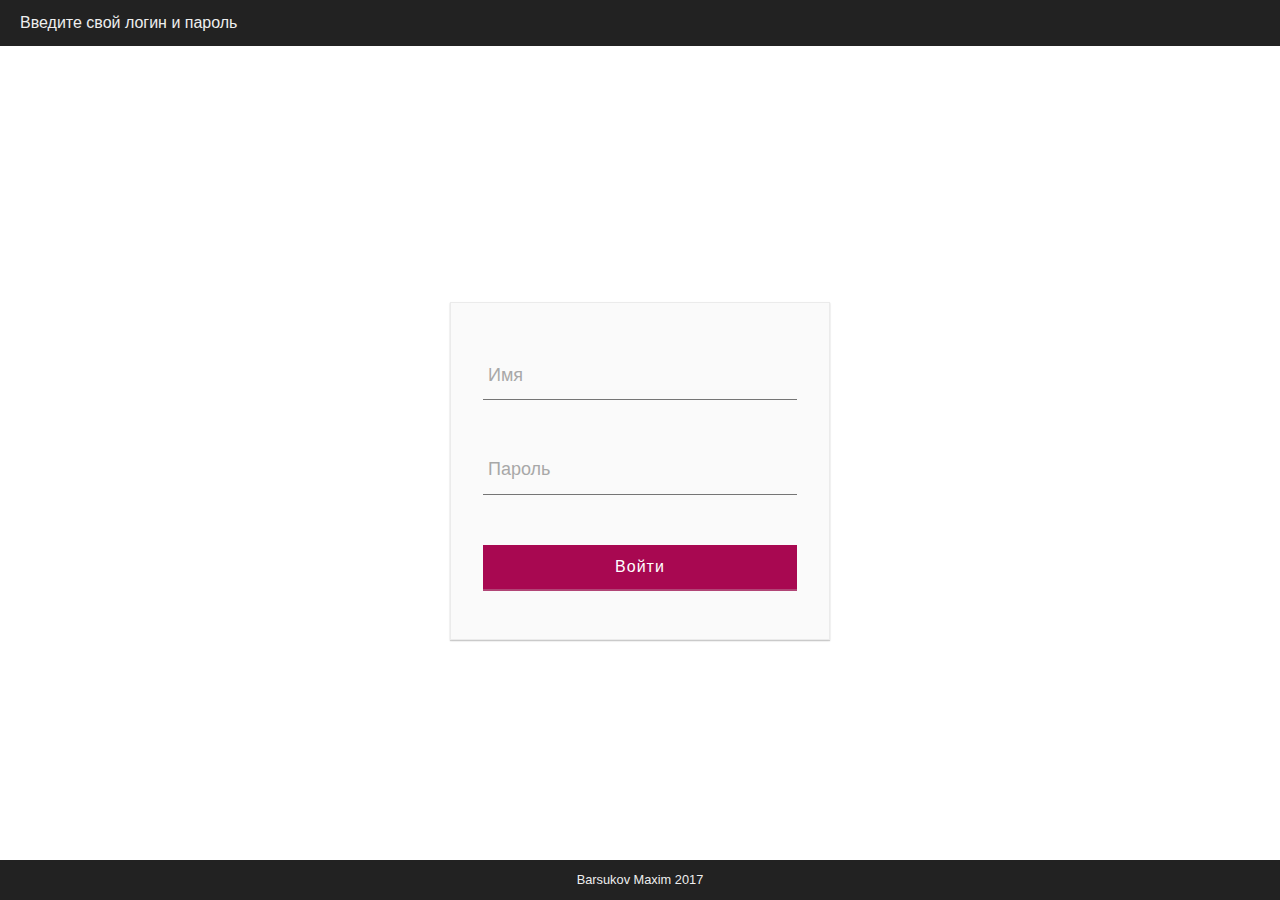
<file: sites/blog/admin/admin.html>
<!DOCTYPE html>
<html>
  <head>
    <meta charset="utf-8">
    <title>Авторизация</title>
    <link rel="stylesheet" href="../css/normalize.css">
    <link rel="stylesheet" href="../css/admin.css">
    <script type="text/javascript" src="../js/jquery-3.1.1.js"></script>
    <script type="text/javascript" src="../js/admin-error.js"></script>
    <script type="text/javascript" src="../js/admin-login.js"></script>
  </head>
  <body>
    <header>
      <div class="flex-row">
        <div class="title">
          Введите свой логин и пароль
        </div>
      </div>
    </header>
    <div class="error-holder">
      <span>Ошибочка вышла</span>
    </div>
    <div class="content">
      <div class="holder">
        <form>
          <div class="group">
            <input type="text" id="username" placeholder="Имя"><span class="highlight"></span><span class="bar"></span>
            <label for="username"></label>
          </div>
          <div class="group">
            <input type="password" id="pass" placeholder="Пароль"><span class="highlight"></span><span class="bar"></span>
            <label for="pass"></label>
          </div>
          <button type="button" class="button buttonBlue">Войти
            <div class="ripples buttonRipples"><span class="ripplesCircle"></span></div>
          </button>
        </form>
        </div>
      </div>
    </div>
    <footer>
      <small>Barsukov Maxim 2017</small>
    </footer>
  </body>
</html>
</file>
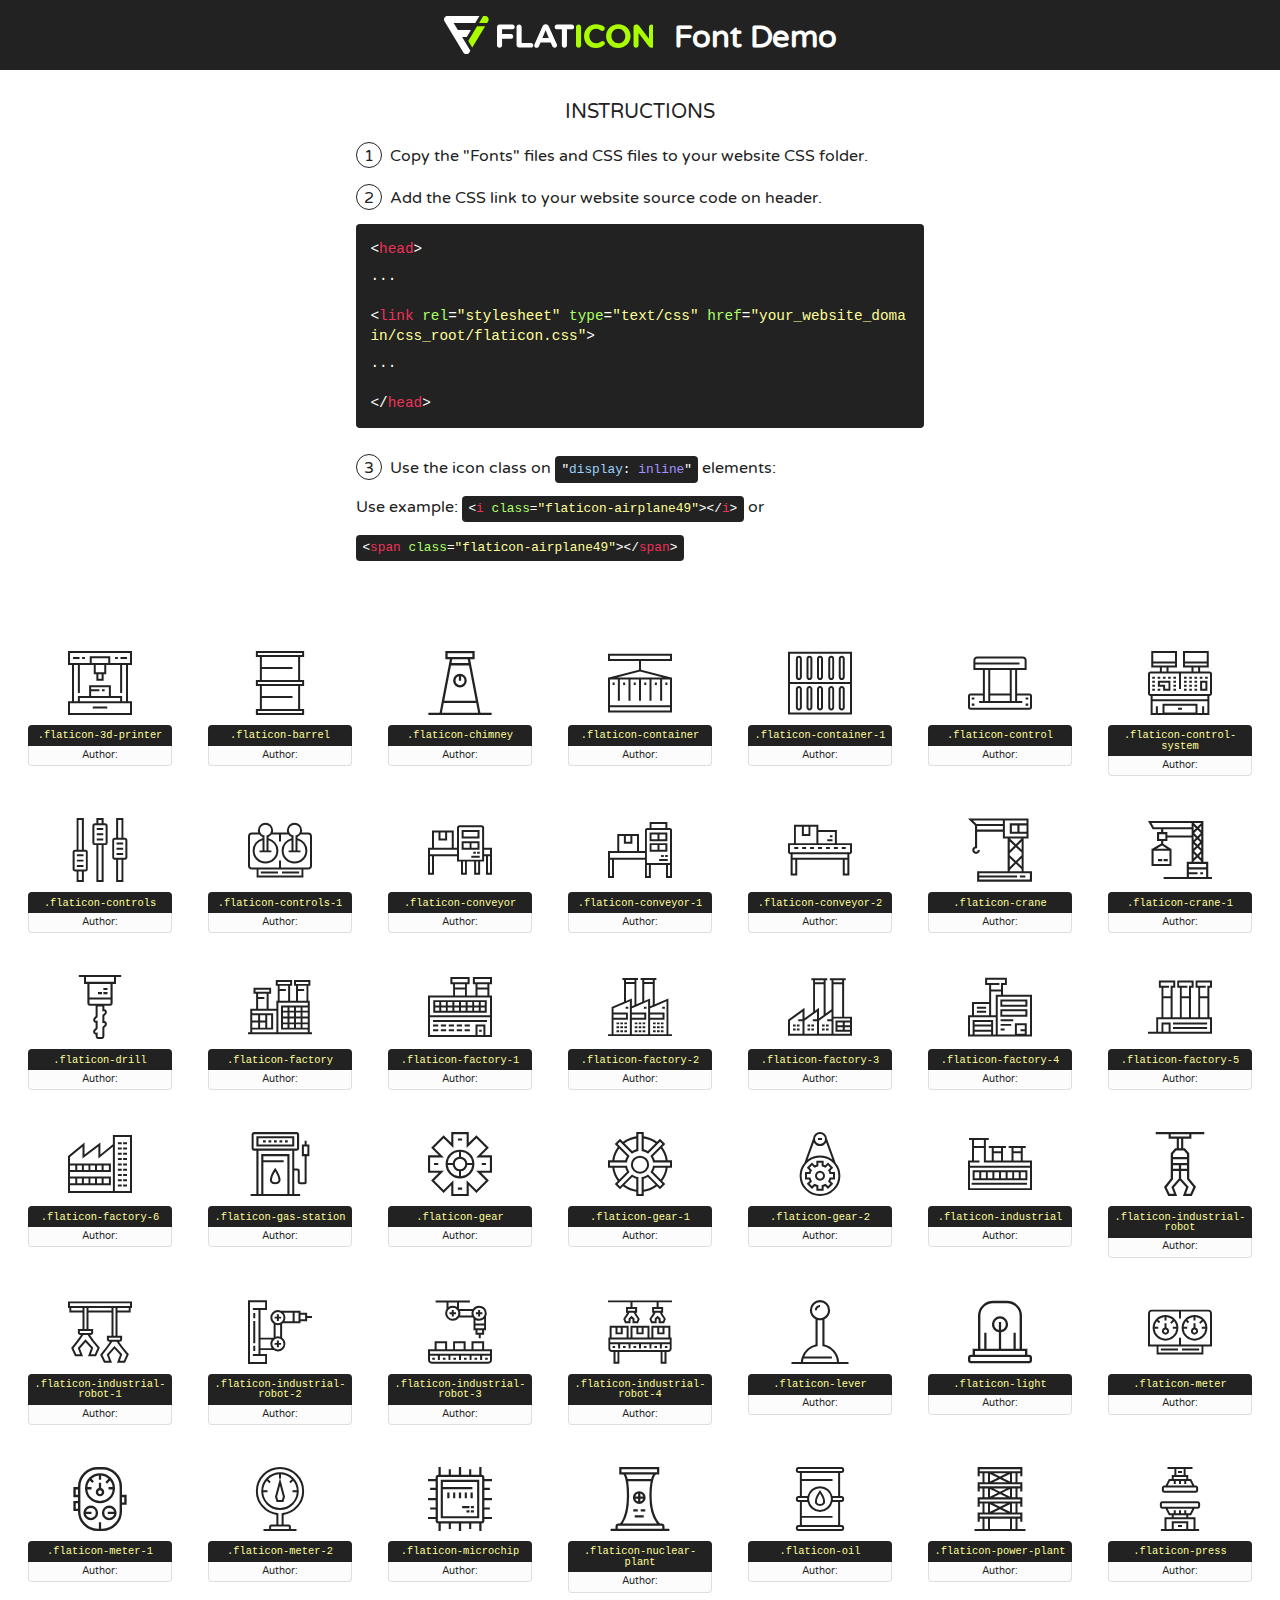
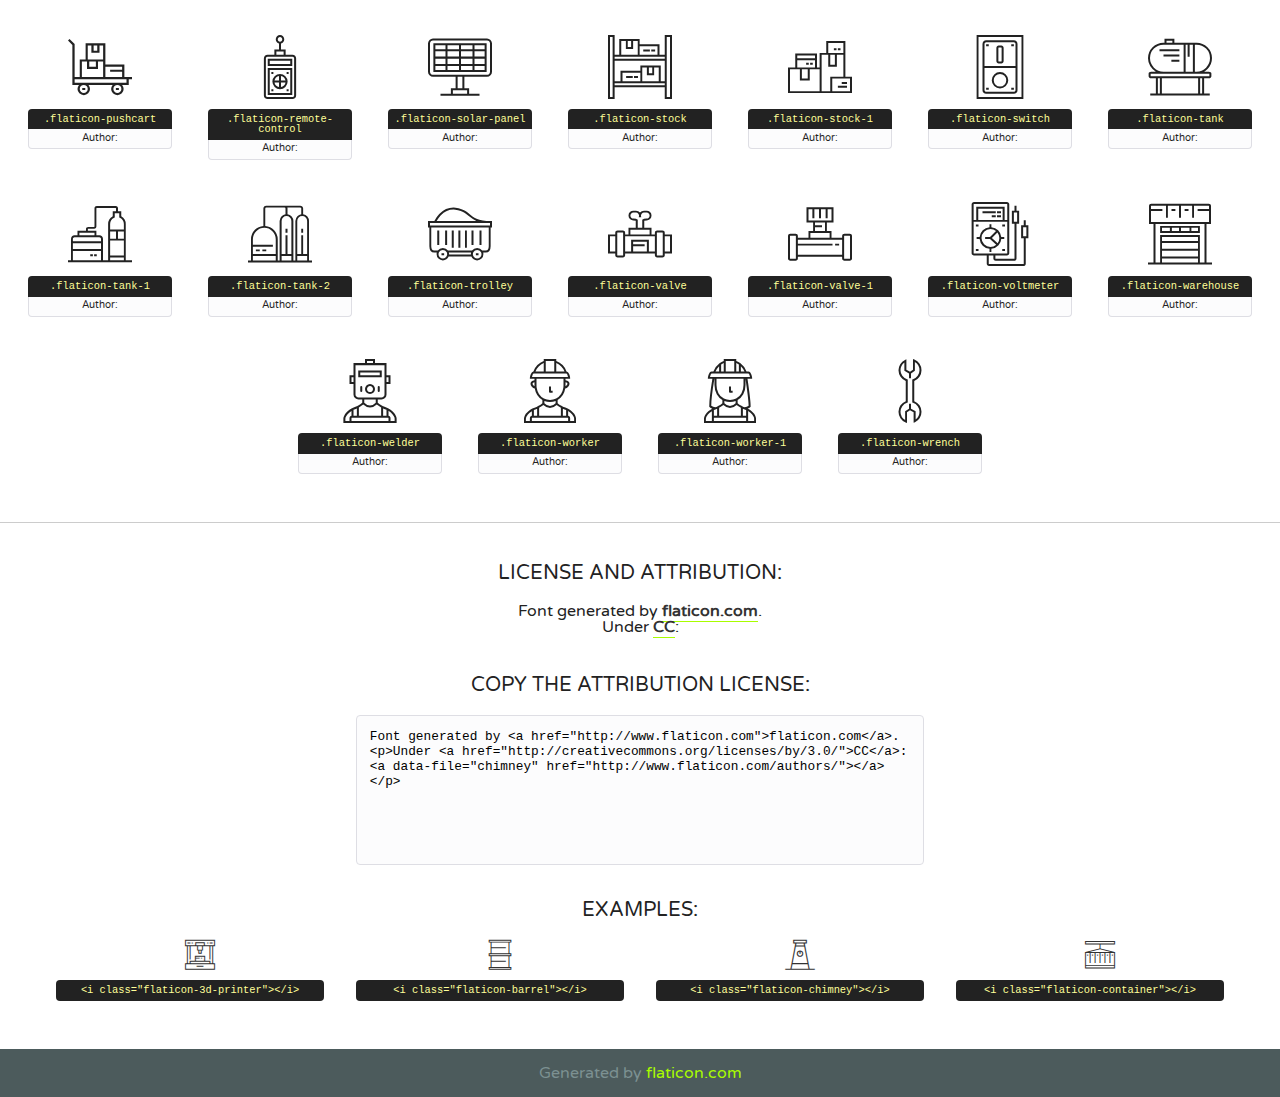
<file: sites/rks/fonts/flaticon/flaticon.html>
<!DOCTYPE html>
<!--
  Flaticon icon font: Flaticon
  Creation date: 13/07/2016 08:40
-->
<html>
<!DOCTYPE html>
<html>

<head>
    <title>Flaticon WebFont</title>
    <link href="http://fonts.googleapis.com/css?family=Varela+Round" rel="stylesheet" type="text/css" />
    <link rel="stylesheet" type="text/css" href="flaticon.css">
    <meta charset="UTF-8">
    <style>
    html, body, div, span, applet, object, iframe,
    h1, h2, h3, h4, h5, h6, p, blockquote, pre,
    a, abbr, acronym, address, big, cite, code,
    del, dfn, em, img, ins, kbd, q, s, samp,
    small, strike, strong, sub, sup, tt, var,
    b, u, i, center,
    dl, dt, dd, ol, ul, li,
    fieldset, form, label, legend,
    table, caption, tbody, tfoot, thead, tr, th, td,
    article, aside, canvas, details, embed, 
    figure, figcaption, footer, header, hgroup, 
    menu, nav, output, ruby, section, summary,
    time, mark, audio, video {
        margin: 0;
        padding: 0;
        border: 0;
        font-size: 100%;
        font: inherit;
        vertical-align: baseline;
    }
    /* HTML5 display-role reset for older browsers */
    article, aside, details, figcaption, figure, 
    footer, header, hgroup, menu, nav, section {
        display: block;
    }
    body {
        line-height: 1;
    }
    ol, ul {
        list-style: none;
    }
    blockquote, q {
        quotes: none;
    }
    blockquote:before, blockquote:after,
    q:before, q:after {
        content: '';
        content: none;
    }
    table {
        border-collapse: collapse;
        border-spacing: 0;
    }
    body {
        font-family: 'Varela Round', Helvetica, Arial, sans-serif;
        font-size: 16px;
        color: #222;
    }
    a {
        color: #333;
        border-bottom: 1px solid #a9fd00;
        font-weight: bold;
        text-decoration: none;
    }
    * {
        -moz-box-sizing: border-box;
        -webkit-box-sizing: border-box;
        box-sizing: border-box;
        margin: 0;
        padding: 0;
    }
    [class^="flaticon-"]:before, [class*=" flaticon-"]:before, [class^="flaticon-"]:after, [class*=" flaticon-"]:after {
        font-family: Flaticon;
        font-size: 30px;
        font-style: normal;
        margin-left: 20px;
        color: #333;
    }
    .wrapper {
        max-width: 600px;
        margin: auto;
        padding: 0 1em;
    }
    .title {
        font-size: 1.25em;
        text-align: center;
        margin-bottom: 1em;
        text-transform: uppercase;
    }
    header {
        text-align: center;
        background-color: #222;
        color: #fff;
        padding: 1em;
    }
    header .logo {
        width: 210px;
        height: 38px;
        display: inline-block;
        vertical-align: middle;
        margin-right: 1em;
        border: none;
    }
    header strong {
        font-size: 1.95em;
        font-weight: bold;
        vertical-align: middle;
        margin-top: 5px;
        display: inline-block;
    }
    .demo {
        margin: 2em auto;
        line-height: 1.25em;
    }
    .demo ul li {
        margin-bottom: 1em;
    }
    .demo ul li .num {
        color: #222;
        border-radius: 20px;
        display: inline-block;
        width: 26px;
        padding: 3px;
        height: 26px;
        text-align: center;
        margin-right: 0.5em;
        border: 1px solid #222;
    }
    .demo ul li code {
        background-color: #222;
        border-radius: 4px;
        padding: 0.25em 0.5em;
        display: inline-block;
        color: #fff;
        font-family: Consolas,Monaco,Lucida Console,Liberation Mono,DejaVu Sans Mono,Bitstream Vera Sans Mono,Courier New, monospace;
        font-weight: lighter;
        margin-top: 1em;
        font-size: 0.8em;
        word-break: break-all;
    }
    .demo ul li code.big {
        padding: 1em;
        font-size: 0.9em;
    }
    .demo ul li code .red {
        color: #EF3159;
    }
    .demo ul li code .green {
        color: #ACFF65;
    }
    .demo ul li code .yellow {
        color: #FFFF99;
    }
    .demo ul li code .blue {
        color: #99D3FF;
    }
    .demo ul li code .purple {
        color: #A295FF;
    }
    .demo ul li code .dots {
        margin-top: 0.5em;
        display: block;
    }
    #glyphs {
        border-bottom: 1px solid #ccc;
        padding: 2em 0;
        text-align: center;
    }
    .glyph {
        display: inline-block;
        width: 9em;
        margin: 1em;
        text-align: center;
        vertical-align: top;
        background: #FFF;
    }
    .glyph .glyph-icon {
        padding: 10px;
        display: block;
        font-family:"Flaticon";
        font-size: 64px;
        line-height: 1;
    }
    .glyph .glyph-icon:before {
        font-size: 64px;
        color: #222;
        margin-left: 0;
    }
    .class-name {
        font-size: 0.65em;
        background-color: #222;
        color: #fff;
        border-radius: 4px 4px 0 0;
        padding: 0.5em;
        color: #FFFF99;
        font-family: Consolas,Monaco,Lucida Console,Liberation Mono,DejaVu Sans Mono,Bitstream Vera Sans Mono,Courier New, monospace;
    }
    .author-name {
        font-size: 0.6em;
        background-color: #fcfcfd;
        border: 1px solid #DEDEE4;
        border-top: 0;
        border-radius: 0 0 4px 4px;
        padding: 0.5em;
    }
    .class-name:last-child {
        font-size: 10px;
        color:#888;
    }
    .class-name:last-child a {
        font-size: 10px;
        color:#555;
    }
    .class-name:last-child a:hover {
        color:#a9fd00;
    }
    .glyph > input {
        display: block;
        width: 100px;
        margin: 5px auto;
        text-align: center;
        font-size: 12px;
        cursor: text;
    }
    .glyph > input.icon-input {
        font-family:"Flaticon";
        font-size: 16px;
        margin-bottom: 10px;
    }
    .attribution .title {
        margin-top: 2em;
    }
    .attribution textarea {
        background-color: #fcfcfd;
        padding: 1em;
        border: none;
        box-shadow: none;
        border: 1px solid #DEDEE4;
        border-radius: 4px;
        resize: none;
        width: 100%;
        height: 150px;
        font-size: 0.8em;
        font-family: Consolas,Monaco,Lucida Console,Liberation Mono,DejaVu Sans Mono,Bitstream Vera Sans Mono,Courier New, monospace;
        -webkit-appearance: none;
    }
    .iconsuse {
        margin: 2em auto;
        text-align: center;
        max-width: 1200px;
    }
    .iconsuse:after {
        content: '';
        display: table;
        clear: both;
    }
    .iconsuse .image {
        float: left;
        width: 25%;
        padding: 0 1em;
    }
    .iconsuse .image p {
        margin-bottom: 1em;
    }
    .iconsuse .image span {
        display: block;
        font-size: 0.65em;
        background-color: #222;
        color: #fff;
        border-radius: 4px;
        padding: 0.5em;
        color: #FFFF99;
        margin-top: 1em;
        font-family: Consolas,Monaco,Lucida Console,Liberation Mono,DejaVu Sans Mono,Bitstream Vera Sans Mono,Courier New, monospace;
    }
    #footer {
        text-align: center;
        background-color: #4C5B5C;
        color: #7c9192;
        padding: 1em;
    }
    #footer a {
        border: none;
        color: #a9fd00;
        font-weight: normal;
    }
    @media (max-width: 960px) {
        .iconsuse .image {
            width: 50%;
        }
    }
    @media (max-width: 560px) {
        .iconsuse .image {
            width: 100%;
        }
    }
    </style>
</head>

<body class="characters-off">

    <header>
        <a href="http://www.flaticon.com" target="_blank" class="logo">
            <svg version="1.1" xmlns="http://www.w3.org/2000/svg" xmlns:xlink="http://www.w3.org/1999/xlink" xmlns:a="http://ns.adobe.com/AdobeSVGViewerExtensions/3.0/" viewBox="0 0 560.875 102.036" enable-background="new 0 0 560.875 102.036" xml:space="preserve">
                <defs>
                </defs>
                <g>
                    <g class="letters">
                        <path fill="#ffffff" d="M141.596,29.675c0-3.777,2.985-6.767,6.764-6.767h34.438c3.426,0,6.15,2.728,6.15,6.15
                        c0,3.43-2.724,6.149-6.15,6.149h-27.674v13.091h23.719c3.429,0,6.151,2.724,6.151,6.15c0,3.43-2.723,6.149-6.151,6.149h-23.719
                        v17.574c0,3.773-2.986,6.761-6.764,6.761c-3.779,0-6.764-2.989-6.764-6.761V29.675z"></path>
                        <path fill="#ffffff" d="M193.844,29.149c0-3.781,2.985-6.767,6.764-6.767c3.776,0,6.763,2.985,6.763,6.767v42.957h25.039
                        c3.426,0,6.149,2.726,6.149,6.153c0,3.425-2.723,6.15-6.149,6.15h-31.802c-3.779,0-6.764-2.986-6.764-6.768V29.149z"></path>
                        <path fill="#ffffff" d="M241.891,75.71l21.438-48.407c1.492-3.341,4.215-5.357,7.906-5.357h0.792
                        c3.686,0,6.323,2.017,7.815,5.357l21.439,48.407c0.436,0.967,0.701,1.845,0.701,2.723c0,3.602-2.809,6.501-6.414,6.501
                        c-3.161,0-5.269-1.845-6.499-4.655l-4.132-9.661h-27.059l-4.301,10.102c-1.144,2.631-3.426,4.214-6.237,4.214
                        c-3.517,0-6.24-2.81-6.24-6.325C241.1,77.64,241.451,76.677,241.891,75.71z M279.932,58.666l-8.521-20.297l-8.526,20.297H279.932
                        z"></path>
                        <path fill="#ffffff" d="M314.864,35.387H301.86c-3.429,0-6.239-2.813-6.239-6.238c0-3.429,2.811-6.24,6.239-6.24h39.533
                        c3.426,0,6.237,2.811,6.237,6.24c0,3.425-2.811,6.238-6.237,6.238h-13.001v42.785c0,3.773-2.99,6.761-6.764,6.761
                        c-3.779,0-6.764-2.989-6.764-6.761V35.387z"></path>
                        <path fill="#A9FD00" d="M352.615,29.149c0-3.781,2.985-6.767,6.767-6.767c3.774,0,6.761,2.985,6.761,6.767v49.024
                        c0,3.773-2.987,6.761-6.761,6.761c-3.781,0-6.767-2.989-6.767-6.761V29.149z"></path>
                        <path fill="#A9FD00" d="M374.132,53.836v-0.179c0-17.481,13.178-31.801,32.065-31.801c9.22,0,15.459,2.458,20.557,6.238
                        c1.402,1.054,2.637,2.985,2.637,5.357c0,3.692-2.985,6.59-6.681,6.59c-1.845,0-3.071-0.702-4.044-1.319
                        c-3.776-2.813-7.729-4.393-12.562-4.393c-10.364,0-17.831,8.611-17.831,19.154v0.173c0,10.542,7.291,19.329,17.831,19.329
                        c5.715,0,9.492-1.756,13.359-4.834c1.049-0.874,2.458-1.491,4.039-1.491c3.429,0,6.325,2.813,6.325,6.236
                        c0,2.106-1.056,3.78-2.282,4.834c-5.539,4.834-12.036,7.733-21.878,7.733C387.572,85.464,374.132,71.493,374.132,53.836z"></path>
                        <path fill="#A9FD00" d="M433.009,53.836v-0.179c0-17.481,13.79-31.801,32.766-31.801c18.981,0,32.592,14.143,32.592,31.628v0.173
                        c0,17.483-13.785,31.807-32.769,31.807C446.625,85.464,433.009,71.32,433.009,53.836z M484.224,53.836v-0.179
                        c0-10.539-7.725-19.326-18.626-19.326c-10.893,0-18.449,8.611-18.449,19.154v0.173c0,10.542,7.73,19.329,18.626,19.329
                        C476.676,72.986,484.224,64.378,484.224,53.836z"></path>
                        <path fill="#A9FD00" d="M506.233,29.321c0-3.774,2.99-6.763,6.767-6.763h1.401c3.252,0,5.183,1.583,7.029,3.953l26.093,34.265
                        V29.059c0-3.692,2.99-6.677,6.681-6.677c3.683,0,6.671,2.985,6.671,6.677v48.934c0,3.78-2.987,6.765-6.764,6.765h-0.436
                        c-3.257,0-5.188-1.581-7.034-3.953l-27.056-35.492v32.944c0,3.687-2.985,6.676-6.678,6.676c-3.683,0-6.673-2.989-6.673-6.676
                        V29.321z"></path>
                    </g>
                    <g class="insignia">
                        <path fill="#ffffff" d="M48.372,56.137h12.517l11.156-18.537H37.186L25.688,18.539h57.825L94.668,0H9.271
                        C5.925,0,2.842,1.801,1.198,4.716c-1.644,2.907-1.593,6.482,0.134,9.343l50.38,83.501c1.678,2.781,4.689,4.476,7.938,4.476
                        c3.246,0,6.257-1.695,7.935-4.476l2.898-4.804L48.372,56.137z"></path>
                        <g class="i">
                            <path fill="#A9FD00" d="M93.575,18.539h0.031v0.004l21.652,0.004l2.705-4.488c1.727-2.861,1.778-6.436,0.133-9.343
                            C116.454,1.801,113.371,0,110.026,0h-5.294L93.575,18.539z"></path>
                            <polygon fill="#A9FD00" points="88.291,27.356 64.725,66.486 75.519,84.404 109.942,27.356"></polygon>
                        </g>
                    </g>
                </g>
            </svg>
        </a>
        <strong>Font Demo</strong>
    </header>


    <section class="demo wrapper">

        <p class="title">Instructions</p>

        <ul>
            <li>
                <span class="num">1</span>Copy the "Fonts" files and CSS files to your website CSS folder.
            </li>
            <li>
                <span class="num">2</span>Add the CSS link to your website source code on header.
                <code class="big">
                    &lt;<span class="red">head</span>&gt;
                    <br/><span class="dots">...</span>
                    <br/>&lt;<span class="red">link</span> <span class="green">rel</span>=<span class="yellow">"stylesheet"</span> <span class="green">type</span>=<span class="yellow">"text/css"</span> <span class="green">href</span>=<span class="yellow">"your_website_domain/css_root/flaticon.css"</span>&gt;
                    <br/><span class="dots">...</span>
                    <br/>&lt;/<span class="red">head</span>&gt;
                </code>
            </li>

            <li>
                <p>
                    <span class="num">3</span>Use the icon class on <code>"<span class="blue">display</span>:<span class="purple"> inline</span>"</code> elements:
                    <br />
                    Use example: <code>&lt;<span class="red">i</span> <span class="green">class</span>=<span class="yellow">&quot;flaticon-airplane49&quot;</span>&gt;&lt;/<span class="red">i</span>&gt;</code> or <code>&lt;<span class="red">span</span> <span class="green">class</span>=<span class="yellow">&quot;flaticon-airplane49&quot;</span>&gt;&lt;/<span class="red">span</span>&gt;</code>
            </li>
        </ul>

    </section>




   <section id="glyphs">          
    
      
        <div class="glyph"><div class="glyph-icon flaticon-3d-printer"></div>
            <div class="class-name">.flaticon-3d-printer</div>
            <div class="author-name">Author: <a data-file="3d-printer" href="http://www.flaticon.com/authors/"></a> </div> 
        </div>        
        
        <div class="glyph"><div class="glyph-icon flaticon-barrel"></div>
            <div class="class-name">.flaticon-barrel</div>
            <div class="author-name">Author: <a data-file="barrel" href="http://www.flaticon.com/authors/"></a> </div> 
        </div>        
        
        <div class="glyph"><div class="glyph-icon flaticon-chimney"></div>
            <div class="class-name">.flaticon-chimney</div>
            <div class="author-name">Author: <a data-file="chimney" href="http://www.flaticon.com/authors/"></a> </div> 
        </div>        
        
        <div class="glyph"><div class="glyph-icon flaticon-container"></div>
            <div class="class-name">.flaticon-container</div>
            <div class="author-name">Author: <a data-file="container" href="http://www.flaticon.com/authors/"></a> </div> 
        </div>        
        
        <div class="glyph"><div class="glyph-icon flaticon-container-1"></div>
            <div class="class-name">.flaticon-container-1</div>
            <div class="author-name">Author: <a data-file="container-1" href="http://www.flaticon.com/authors/"></a> </div> 
        </div>        
        
        <div class="glyph"><div class="glyph-icon flaticon-control"></div>
            <div class="class-name">.flaticon-control</div>
            <div class="author-name">Author: <a data-file="control" href="http://www.flaticon.com/authors/"></a> </div> 
        </div>        
        
        <div class="glyph"><div class="glyph-icon flaticon-control-system"></div>
            <div class="class-name">.flaticon-control-system</div>
            <div class="author-name">Author: <a data-file="control-system" href="http://www.flaticon.com/authors/"></a> </div> 
        </div>        
        
        <div class="glyph"><div class="glyph-icon flaticon-controls"></div>
            <div class="class-name">.flaticon-controls</div>
            <div class="author-name">Author: <a data-file="controls" href="http://www.flaticon.com/authors/"></a> </div> 
        </div>        
        
        <div class="glyph"><div class="glyph-icon flaticon-controls-1"></div>
            <div class="class-name">.flaticon-controls-1</div>
            <div class="author-name">Author: <a data-file="controls-1" href="http://www.flaticon.com/authors/"></a> </div> 
        </div>        
        
        <div class="glyph"><div class="glyph-icon flaticon-conveyor"></div>
            <div class="class-name">.flaticon-conveyor</div>
            <div class="author-name">Author: <a data-file="conveyor" href="http://www.flaticon.com/authors/"></a> </div> 
        </div>        
        
        <div class="glyph"><div class="glyph-icon flaticon-conveyor-1"></div>
            <div class="class-name">.flaticon-conveyor-1</div>
            <div class="author-name">Author: <a data-file="conveyor-1" href="http://www.flaticon.com/authors/"></a> </div> 
        </div>        
        
        <div class="glyph"><div class="glyph-icon flaticon-conveyor-2"></div>
            <div class="class-name">.flaticon-conveyor-2</div>
            <div class="author-name">Author: <a data-file="conveyor-2" href="http://www.flaticon.com/authors/"></a> </div> 
        </div>        
        
        <div class="glyph"><div class="glyph-icon flaticon-crane"></div>
            <div class="class-name">.flaticon-crane</div>
            <div class="author-name">Author: <a data-file="crane" href="http://www.flaticon.com/authors/"></a> </div> 
        </div>        
        
        <div class="glyph"><div class="glyph-icon flaticon-crane-1"></div>
            <div class="class-name">.flaticon-crane-1</div>
            <div class="author-name">Author: <a data-file="crane-1" href="http://www.flaticon.com/authors/"></a> </div> 
        </div>        
        
        <div class="glyph"><div class="glyph-icon flaticon-drill"></div>
            <div class="class-name">.flaticon-drill</div>
            <div class="author-name">Author: <a data-file="drill" href="http://www.flaticon.com/authors/"></a> </div> 
        </div>        
        
        <div class="glyph"><div class="glyph-icon flaticon-factory"></div>
            <div class="class-name">.flaticon-factory</div>
            <div class="author-name">Author: <a data-file="factory" href="http://www.flaticon.com/authors/"></a> </div> 
        </div>        
        
        <div class="glyph"><div class="glyph-icon flaticon-factory-1"></div>
            <div class="class-name">.flaticon-factory-1</div>
            <div class="author-name">Author: <a data-file="factory-1" href="http://www.flaticon.com/authors/"></a> </div> 
        </div>        
        
        <div class="glyph"><div class="glyph-icon flaticon-factory-2"></div>
            <div class="class-name">.flaticon-factory-2</div>
            <div class="author-name">Author: <a data-file="factory-2" href="http://www.flaticon.com/authors/"></a> </div> 
        </div>        
        
        <div class="glyph"><div class="glyph-icon flaticon-factory-3"></div>
            <div class="class-name">.flaticon-factory-3</div>
            <div class="author-name">Author: <a data-file="factory-3" href="http://www.flaticon.com/authors/"></a> </div> 
        </div>        
        
        <div class="glyph"><div class="glyph-icon flaticon-factory-4"></div>
            <div class="class-name">.flaticon-factory-4</div>
            <div class="author-name">Author: <a data-file="factory-4" href="http://www.flaticon.com/authors/"></a> </div> 
        </div>        
        
        <div class="glyph"><div class="glyph-icon flaticon-factory-5"></div>
            <div class="class-name">.flaticon-factory-5</div>
            <div class="author-name">Author: <a data-file="factory-5" href="http://www.flaticon.com/authors/"></a> </div> 
        </div>        
        
        <div class="glyph"><div class="glyph-icon flaticon-factory-6"></div>
            <div class="class-name">.flaticon-factory-6</div>
            <div class="author-name">Author: <a data-file="factory-6" href="http://www.flaticon.com/authors/"></a> </div> 
        </div>        
        
        <div class="glyph"><div class="glyph-icon flaticon-gas-station"></div>
            <div class="class-name">.flaticon-gas-station</div>
            <div class="author-name">Author: <a data-file="gas-station" href="http://www.flaticon.com/authors/"></a> </div> 
        </div>        
        
        <div class="glyph"><div class="glyph-icon flaticon-gear"></div>
            <div class="class-name">.flaticon-gear</div>
            <div class="author-name">Author: <a data-file="gear" href="http://www.flaticon.com/authors/"></a> </div> 
        </div>        
        
        <div class="glyph"><div class="glyph-icon flaticon-gear-1"></div>
            <div class="class-name">.flaticon-gear-1</div>
            <div class="author-name">Author: <a data-file="gear-1" href="http://www.flaticon.com/authors/"></a> </div> 
        </div>        
        
        <div class="glyph"><div class="glyph-icon flaticon-gear-2"></div>
            <div class="class-name">.flaticon-gear-2</div>
            <div class="author-name">Author: <a data-file="gear-2" href="http://www.flaticon.com/authors/"></a> </div> 
        </div>        
        
        <div class="glyph"><div class="glyph-icon flaticon-industrial"></div>
            <div class="class-name">.flaticon-industrial</div>
            <div class="author-name">Author: <a data-file="industrial" href="http://www.flaticon.com/authors/"></a> </div> 
        </div>        
        
        <div class="glyph"><div class="glyph-icon flaticon-industrial-robot"></div>
            <div class="class-name">.flaticon-industrial-robot</div>
            <div class="author-name">Author: <a data-file="industrial-robot" href="http://www.flaticon.com/authors/"></a> </div> 
        </div>        
        
        <div class="glyph"><div class="glyph-icon flaticon-industrial-robot-1"></div>
            <div class="class-name">.flaticon-industrial-robot-1</div>
            <div class="author-name">Author: <a data-file="industrial-robot-1" href="http://www.flaticon.com/authors/"></a> </div> 
        </div>        
        
        <div class="glyph"><div class="glyph-icon flaticon-industrial-robot-2"></div>
            <div class="class-name">.flaticon-industrial-robot-2</div>
            <div class="author-name">Author: <a data-file="industrial-robot-2" href="http://www.flaticon.com/authors/"></a> </div> 
        </div>        
        
        <div class="glyph"><div class="glyph-icon flaticon-industrial-robot-3"></div>
            <div class="class-name">.flaticon-industrial-robot-3</div>
            <div class="author-name">Author: <a data-file="industrial-robot-3" href="http://www.flaticon.com/authors/"></a> </div> 
        </div>        
        
        <div class="glyph"><div class="glyph-icon flaticon-industrial-robot-4"></div>
            <div class="class-name">.flaticon-industrial-robot-4</div>
            <div class="author-name">Author: <a data-file="industrial-robot-4" href="http://www.flaticon.com/authors/"></a> </div> 
        </div>        
        
        <div class="glyph"><div class="glyph-icon flaticon-lever"></div>
            <div class="class-name">.flaticon-lever</div>
            <div class="author-name">Author: <a data-file="lever" href="http://www.flaticon.com/authors/"></a> </div> 
        </div>        
        
        <div class="glyph"><div class="glyph-icon flaticon-light"></div>
            <div class="class-name">.flaticon-light</div>
            <div class="author-name">Author: <a data-file="light" href="http://www.flaticon.com/authors/"></a> </div> 
        </div>        
        
        <div class="glyph"><div class="glyph-icon flaticon-meter"></div>
            <div class="class-name">.flaticon-meter</div>
            <div class="author-name">Author: <a data-file="meter" href="http://www.flaticon.com/authors/"></a> </div> 
        </div>        
        
        <div class="glyph"><div class="glyph-icon flaticon-meter-1"></div>
            <div class="class-name">.flaticon-meter-1</div>
            <div class="author-name">Author: <a data-file="meter-1" href="http://www.flaticon.com/authors/"></a> </div> 
        </div>        
        
        <div class="glyph"><div class="glyph-icon flaticon-meter-2"></div>
            <div class="class-name">.flaticon-meter-2</div>
            <div class="author-name">Author: <a data-file="meter-2" href="http://www.flaticon.com/authors/"></a> </div> 
        </div>        
        
        <div class="glyph"><div class="glyph-icon flaticon-microchip"></div>
            <div class="class-name">.flaticon-microchip</div>
            <div class="author-name">Author: <a data-file="microchip" href="http://www.flaticon.com/authors/"></a> </div> 
        </div>        
        
        <div class="glyph"><div class="glyph-icon flaticon-nuclear-plant"></div>
            <div class="class-name">.flaticon-nuclear-plant</div>
            <div class="author-name">Author: <a data-file="nuclear-plant" href="http://www.flaticon.com/authors/"></a> </div> 
        </div>        
        
        <div class="glyph"><div class="glyph-icon flaticon-oil"></div>
            <div class="class-name">.flaticon-oil</div>
            <div class="author-name">Author: <a data-file="oil" href="http://www.flaticon.com/authors/"></a> </div> 
        </div>        
        
        <div class="glyph"><div class="glyph-icon flaticon-power-plant"></div>
            <div class="class-name">.flaticon-power-plant</div>
            <div class="author-name">Author: <a data-file="power-plant" href="http://www.flaticon.com/authors/"></a> </div> 
        </div>        
        
        <div class="glyph"><div class="glyph-icon flaticon-press"></div>
            <div class="class-name">.flaticon-press</div>
            <div class="author-name">Author: <a data-file="press" href="http://www.flaticon.com/authors/"></a> </div> 
        </div>        
        
        <div class="glyph"><div class="glyph-icon flaticon-pushcart"></div>
            <div class="class-name">.flaticon-pushcart</div>
            <div class="author-name">Author: <a data-file="pushcart" href="http://www.flaticon.com/authors/"></a> </div> 
        </div>        
        
        <div class="glyph"><div class="glyph-icon flaticon-remote-control"></div>
            <div class="class-name">.flaticon-remote-control</div>
            <div class="author-name">Author: <a data-file="remote-control" href="http://www.flaticon.com/authors/"></a> </div> 
        </div>        
        
        <div class="glyph"><div class="glyph-icon flaticon-solar-panel"></div>
            <div class="class-name">.flaticon-solar-panel</div>
            <div class="author-name">Author: <a data-file="solar-panel" href="http://www.flaticon.com/authors/"></a> </div> 
        </div>        
        
        <div class="glyph"><div class="glyph-icon flaticon-stock"></div>
            <div class="class-name">.flaticon-stock</div>
            <div class="author-name">Author: <a data-file="stock" href="http://www.flaticon.com/authors/"></a> </div> 
        </div>        
        
        <div class="glyph"><div class="glyph-icon flaticon-stock-1"></div>
            <div class="class-name">.flaticon-stock-1</div>
            <div class="author-name">Author: <a data-file="stock-1" href="http://www.flaticon.com/authors/"></a> </div> 
        </div>        
        
        <div class="glyph"><div class="glyph-icon flaticon-switch"></div>
            <div class="class-name">.flaticon-switch</div>
            <div class="author-name">Author: <a data-file="switch" href="http://www.flaticon.com/authors/"></a> </div> 
        </div>        
        
        <div class="glyph"><div class="glyph-icon flaticon-tank"></div>
            <div class="class-name">.flaticon-tank</div>
            <div class="author-name">Author: <a data-file="tank" href="http://www.flaticon.com/authors/"></a> </div> 
        </div>        
        
        <div class="glyph"><div class="glyph-icon flaticon-tank-1"></div>
            <div class="class-name">.flaticon-tank-1</div>
            <div class="author-name">Author: <a data-file="tank-1" href="http://www.flaticon.com/authors/"></a> </div> 
        </div>        
        
        <div class="glyph"><div class="glyph-icon flaticon-tank-2"></div>
            <div class="class-name">.flaticon-tank-2</div>
            <div class="author-name">Author: <a data-file="tank-2" href="http://www.flaticon.com/authors/"></a> </div> 
        </div>        
        
        <div class="glyph"><div class="glyph-icon flaticon-trolley"></div>
            <div class="class-name">.flaticon-trolley</div>
            <div class="author-name">Author: <a data-file="trolley" href="http://www.flaticon.com/authors/"></a> </div> 
        </div>        
        
        <div class="glyph"><div class="glyph-icon flaticon-valve"></div>
            <div class="class-name">.flaticon-valve</div>
            <div class="author-name">Author: <a data-file="valve" href="http://www.flaticon.com/authors/"></a> </div> 
        </div>        
        
        <div class="glyph"><div class="glyph-icon flaticon-valve-1"></div>
            <div class="class-name">.flaticon-valve-1</div>
            <div class="author-name">Author: <a data-file="valve-1" href="http://www.flaticon.com/authors/"></a> </div> 
        </div>        
        
        <div class="glyph"><div class="glyph-icon flaticon-voltmeter"></div>
            <div class="class-name">.flaticon-voltmeter</div>
            <div class="author-name">Author: <a data-file="voltmeter" href="http://www.flaticon.com/authors/"></a> </div> 
        </div>        
        
        <div class="glyph"><div class="glyph-icon flaticon-warehouse"></div>
            <div class="class-name">.flaticon-warehouse</div>
            <div class="author-name">Author: <a data-file="warehouse" href="http://www.flaticon.com/authors/"></a> </div> 
        </div>        
        
        <div class="glyph"><div class="glyph-icon flaticon-welder"></div>
            <div class="class-name">.flaticon-welder</div>
            <div class="author-name">Author: <a data-file="welder" href="http://www.flaticon.com/authors/"></a> </div> 
        </div>        
        
        <div class="glyph"><div class="glyph-icon flaticon-worker"></div>
            <div class="class-name">.flaticon-worker</div>
            <div class="author-name">Author: <a data-file="worker" href="http://www.flaticon.com/authors/"></a> </div> 
        </div>        
        
        <div class="glyph"><div class="glyph-icon flaticon-worker-1"></div>
            <div class="class-name">.flaticon-worker-1</div>
            <div class="author-name">Author: <a data-file="worker-1" href="http://www.flaticon.com/authors/"></a> </div> 
        </div>        
        
        <div class="glyph"><div class="glyph-icon flaticon-wrench"></div>
            <div class="class-name">.flaticon-wrench</div>
            <div class="author-name">Author: <a data-file="wrench" href="http://www.flaticon.com/authors/"></a> </div> 
        </div>        
        

    </section>



    <section class="attribution wrapper"   style="text-align:center;">

      <div class="title">License and attribution:</div><div class="attrDiv">Font generated by <a href="http://www.flaticon.com">flaticon.com</a>. <div><p>Under <a href="http://creativecommons.org/licenses/by/3.0/">CC</a>: <a data-file="chimney" href="http://www.flaticon.com/authors/"></a></p>  </div>
      </div>
      <div class="title">Copy the Attribution License:</div>

    <textarea onclick="this.focus();this.select();">Font generated by &lt;a href=&quot;http://www.flaticon.com&quot;&gt;flaticon.com&lt;/a&gt;. <p>Under <a href="http://creativecommons.org/licenses/by/3.0/">CC</a>: <a data-file="chimney" href="http://www.flaticon.com/authors/"></a></p>  
     </textarea>

    </section>

    <section class="iconsuse">

          <div class="title">Examples:</div>            
             
            <div class="image">
                <p>
                    <i class="glyph-icon flaticon-3d-printer"></i> 
                    <span>&lt;i class=&quot;flaticon-3d-printer&quot;&gt;&lt;/i&gt;</span>
                </p>
            </div>
            
            <div class="image">
                <p>
                    <i class="glyph-icon flaticon-barrel"></i> 
                    <span>&lt;i class=&quot;flaticon-barrel&quot;&gt;&lt;/i&gt;</span>
                </p>
            </div>
            
            <div class="image">
                <p>
                    <i class="glyph-icon flaticon-chimney"></i> 
                    <span>&lt;i class=&quot;flaticon-chimney&quot;&gt;&lt;/i&gt;</span>
                </p>
            </div>
            
            <div class="image">
                <p>
                    <i class="glyph-icon flaticon-container"></i> 
                    <span>&lt;i class=&quot;flaticon-container&quot;&gt;&lt;/i&gt;</span>
                </p>
            </div>
                       
        </div>
                            
    </section>

<div id="footer">
    <div>Generated by <a href="http://www.flaticon.com">flaticon.com</a>
    </div>
</div>



</body>
</html>
</file>
<file: sites/blog/css/style.css>
html, body, div, span, object, iframe,
h1, h2, h3, h4, h5, h6, p, blockquote, pre,
abbr, address, cite, code,
del, dfn, em, img, ins, kbd, q, samp,
small, strong, sub, sup, var,
b, i,
dl, dt, dd, ol, ul, li,
fieldset, form, label, legend,
table, caption, tbody, tfoot, thead, tr, th, td,
article, aside, canvas, details, figcaption, figure,
footer, header, menu, nav, section, summary,
time, mark, audio, video {
  margin: 0;
  padding: 0;
  border: 0;
  outline: 0;
  font-size: 100%;
  background: transparent; }

body {
  line-height: 1; }

article, aside, details, figcaption, figure,
footer, header, menu, nav, section {
  display: block; }

nav ul {
  list-style: none; }

blockquote, q {
  quotes: none; }

blockquote:before, blockquote:after,
q:before, q:after {
  content: ''; }

a {
  margin: 0;
  padding: 0;
  font-size: 100%;
  vertical-align: baseline;
  background: transparent; }

body,
html {
  padding: 0;
  margin: 0;
  height: 100%; }

body {
  background-color: #f6f6f6;
  color: #2d2d2d;
  font-family: 'Arial', 'Helvetica';
  font-size: 16px;
  line-height: 1.5; }

h1 {
  font-size: 24px; }

h2 {
  font-size: 22px; }

h3 {
  font-size: 20px; }

h4, h5, h6 {
  font-size: 18px; }

a {
  color: #a80851; }

a:hover {
  color: #e889b4; }

header, footer, main {
  width: 100%; }

.container {
  width: 100%;
  height: 100%;
  margin: 0 auto;
  max-width: 1200px;
  padding: 0 10px;
  box-sizing: border-box;
  display: flex;
  flex-direction: column; }

header {
  padding: 50px 0 30px;
  display: flex;
  flex-grow: 0;
  flex-direction: row;
  justify-content: space-between;
  align-items: center; }
  header ul li {
    display: inline-block;
    margin: 0 20px 0 0;
    text-transform: uppercase;
    font-weight: 600;
    font-size: 11px;
    letter-spacing: 1px; }
  header ul a {
    color: #2d2d2d;
    text-decoration: none;
    display: inline-block;
    border-bottom: 2px solid transparent;
    transition: .2s; }
  header ul a:hover,
  header ul a.active {
    color: #2d2d2d;
    border-bottom: 2px solid #2d2d2d;
    transition: .2s; }
  header nav#languange {
    margin: 0 0 10px;
    display: flex;
    flex-direction: row-reverse; }
    header nav#languange ul li {
      background-color: #2d2d2d;
      color: #f6f6f6;
      padding: 4px 6px;
      border-radius: 50%;
      transition: .2s;
      font-size: 10px;
      text-decoration: none; }
      header nav#languange ul li:hover, header nav#languange ul li.active {
        background-color: #a80851;
        transition: .2s; }
      header nav#languange ul li a {
        color: #f6f6f6;
        border-bottom: none;
        cursor: pointer; }
      header nav#languange ul li abbr {
        text-decoration: none; }

.menu {
  display: flex;
  flex-direction: row-reverse; }

main {
  flex-grow: 1;
  line-height: 1.8; }
  main h1, main h2, main h3, main h4 {
    text-transform: uppercase;
    letter-spacing: 1px;
    color: #2d2d2d;
    margin: 0 0 20px 0; }
  main h1 {
    text-align: center;
    margin: 30px 0 50px; }
.article-holder {
    display: flex;
    flex-flow: row wrap;
    justify-content: space-between;
    padding: 10px 0;
    margin: 30px 0 0 0; }
.article-holder article {
      background-color: #fff;
      margin: 10px 0 0 0;
      flex-basis: calc(33% - 4px); }
.article-holder article a {
        text-decoration: none;
        display: flex;
        flex-direction: column;
        height: 100%; }
.article-holder article .details {
        padding: 30px;
        box-sizing: border-box;
        font-size: 14px;
        color: #7d7d7d;
        flex-grow: 1; }
.article-holder article h2 {
        font-weight: 400px;
        font-size: 18px;
        color: #2d2d2d; }
.article-holder article img {
        width: 100%;
        height: auto;
        opacity: 1s;
        transition: .3s; }
.article-holder article:hover img {
        opacity: .75;
        transition: .3s; }
.article-holder article .secondary {
        display: flex;
        flex-direction: row;
        align-items: center;
        justify-content: space-between;
        padding: 0 20px 30px;
        box-sizing: border-box;
        font-size: 12px; }
article .secondary .views:after {
          display: block;
          position: absolute;
          content: '☋';
          top: 0;
          left: 0; }

.views {
  font-size: 16px;
  font-weight: 400;
  display: block;
  position: relative;
  padding: 0 0 0 16px; }

.more {
  margin: 20px auto 10px;
  background-color: #a80851;
  color: #fff;
  border-radius: 5px;
  padding: 4px 10px;
  transition: .2s;
  cursor: pointer;
  display: table; }
  .more:hover {
    background-color: #e889b4;
    transition: .2s; }

footer {
  flex-grow: 0;
  display: flex;
  align-items: center;
  justify-content: space-between;
  padding: 40px 0;
  border-top: 1px solid #4d4d4d; }
  footer ul li {
    display: inline-block;
    margin: 0 20px 0 0;
    text-transform: uppercase;
    font-weight: 600;
    font-size: 11px;
    letter-spacing: 1px; }
  footer ul a {
    color: #2d2d2d;
    text-decoration: none;
    display: inline-block;
    border-bottom: 2px solid transparent;
    transition: .2s; }
    footer ul a:hover, footer ul a.active {
      color: #2d2d2d;
      border-bottom: 2px solid #2d2d2d;
      transition: .2s; }
  footer small {
    font-size: 11px;
    text-align: center;
    text-transform: uppercase; }

.scrolltop {
  position: fixed;
  bottom: 40px;
  right: 40px;
  width: 40px;
  height: 40px;
  border-radius: 50%;
  background-color: rgba(0, 0, 0, 0.75);
  opacity: .75;
  cursor: pointer;
  transition: .3s; }
  .scrolltop:hover {
    opacity: 1;
    transition: .3s; }
  .scrolltop:after {
    content: "⇪";
    width: 100%;
    text-align: center;
    line-height: 40px;
    position: absolute;
    top: 0;
    left: 0;
    color: #ffffff; }

.wrapper {
  display: flex;
  flex-flow: row wrap;
  height: 100%;
  width: 100%;
  margin: 40px 0 0 0; }
  .wrapper .details {
    padding: 10px; }
  .wrapper article {
    display: flex;
    flex-wrap: wrap;
    background: #fff;
    margin: 0 20px 20px 0;
    width: 70%;
    max-width: calc(100%-320px);
    flex-grow: 1; }
    .wrapper article h1 {
      margin: 30px 0; }
    .wrapper article .details {
      padding: 20px; }
      .wrapper article .details .secondary {
        display: flex;
        flex-direction: row;
        justify-content: space-between;
        font-size: 14px;
        color: #999; }
      .wrapper article .details img {
        margin: 0 0 20px;
        width: 60%;
        height: auto; }
  .wrapper aside {
    display: flex;
    flex-direction: column;
    width: 30%;
    max-width: 300px; }
    .wrapper aside a {
      text-decoration: none;
      display: block;
      background-color: #fff;
      margin: 0 0 20px; }
    .wrapper aside .tags {
      display: flex;
      flex-flow: row wrap;
      background-color: #fff;
      padding: 20px;
      margin: 0 0 20px; }
      .wrapper aside .tags a {
        background-color: #a80851;
        color: #fff;
        border-radius: 5px;
        padding: 4px 10px;
        margin: 0 10px 10px 0;
        transition: .2s; }
        .wrapper aside .tags a:hover {
          background-color: #e889b4;
          transition: .2s; }
    .wrapper aside p {
      font-size: 14px;
      line-height: 1.4;
      color: #666; }
    .wrapper aside h2 {
      text-transform: none;
      font-size: 18px;
      line-height: 1.3;
      margin: 0 0 12px; }
    .wrapper aside img {
      width: 100%;
      height: auto; }

.notfound {
  text-align: center;
  font-size: 32px;
  margin: 30px 0; }
  .notfound p {
    margin: 0 0 20px; }
  .notfound .small {
    font-size: 22px; }
  .notfound h1 {
    font-size: 46px; }
  .notfound .sad {
    position: relative;
    min-height: 120px; }
    .notfound .sad:after {
      position: absolute;
      content: ':(';
      color: #999;
      font-size: 120px;
      line-height: 1;
      width: 100%;
      top: 0;
      left: 0; }

      @media (max-width: 800px) {

          header {
              display: block;
              padding: 10px 0 0 0;
          }
          header nav#language {
              margin: 20px 0 10px;
              flex-direction: row;
          }
          header ul li {
              margin: 0 20px 20px 0;
          }
          main h1 {
              margin: 20px 0 30px;
          }
          .article-holder {
              margin: 20px 0 0 0;
          }
          .article-holder article {
              flex-basis: calc(50% - 5px);
          }
          .scrolltop {
              bottom: 20px;
              right: 20px;
          }
          .wrapper article {
              display: block;
              margin: 0 0 20px 0;
              width: 100%;
          }
          .wrapper {
              flex-direction: column;
          }
          .wrapper aside, .article-wrapper article {
              max-width: 100%;
              width: 100%;
          }
          .wrapper aside img {
              width: 50px;
              border-radius: 50%;
              margin-left: 10px;
          }
          .wrapper aside a {
              display: flex;
              flex-direction: row;
              align-items: center;
              margin: 0 0 10px 0;
          }
      }

      @media (max-width: 600px) {

          .article-holder article {
              flex-basis: 100%;
          }
          .scrolltop {
              bottom: 10px;
              right: 10px;
          }
          nav ul {
            display: flex;
            flex-direction: column;
          }
          header nav#languange {
            flex-direction: row; }
      }
/*# sourceMappingURL=style.css.map */
</file>
<file: sites/game/css/style.css>
html {
  margin: 0;
  padding: 0;
  width: 100%;
  height: 100%;
  font-family: sans-serif;
}
body {
  margin: 0 auto;
  padding: 0;
  width: 100%;
  max-width: 900px;
  height: 100%;
}
header {
  margin: 0;
  padding: 10px;
  font-size: 14px;
  display: flex;
  justify-content: space-between;
  align-items: center;
}
.gamefield {
  width: 100%;
  height: 300px;
  min-height: 200px;
  padding: 0 10%;
  box-sizing: border-box;
  background: #afafaf url(../img/landscape.jpg) no-repeat;
  background-size: 100% 100%;
  font-size: 0;
  position: relative;
  min-height: 200px;
  max-height: calc( 100% - 70px );
}
.hole {
  display: inline-block;
  text-align: center;
  width: calc(100% / 7);
  height: 100%;
  overflow: hidden;
}
.bubble {
  width: 30px;
  height: 50px;
  background: url(../img/balloon.png) no-repeat center center;
  background-size: 100% auto;
  transition: top 0.4s;
  display: inline-block;
  position: relative;
  top: 100%;
}
.up > .bubble {
  top: 20px;
}
.boom > .bubble {
  background-image: url(../img/boom.png);
}
.captured > .bubble {
  margin-left: 30px;
  width: 40px;
  height: 40px;
}
.startButton {
  position: absolute;
  top: 50%;
  left: 50%;
  padding: 10px 50px;
  cursor: pointer;
  border: none;
  border-radius: 3px;
  background-color: #ccc;
  font-size: 20px;
  text-align: center;
  transform: translate(-50%, -50%);
}
.startButton:hover {
  background-color: #ddd;
}
.scoreboard::before {
  content: attr(data-points) ' ';
}
.timer {
  height: 30px;
  padding: 0 10px;
  margin-left: 10px;
  text-align: center;
  line-height: inherit;
  box-shadow: 0 0 1px #ccc;
}
footer {
  padding: 10px;
  text-align: center;
}
</file>
<file: sites/keks/base.css>
body {
    padding 0;
    margin: 0;
    font-size: 18px;
    line-height: 24px;
    font-family: "Arial", sans-serif;
    color: #404040;
    background-color: white;
    min-width: 1040px;
}
.container {
    width: 1020px;
    margin: 0 auto;
}
.btn {
    color: #a38b70;
    text-decoration: none;
    text-transform: uppercase;
    min-width: 154px;
    text-align: center;
    border: 2px solid #a38b71;
    padding: 15px 0 12px;
    display: inline-block;
}
.btn:hover {
    color: #8d745a;
}
.btn:active {
    color:rgba(141, 116, 90, 0.3)
}
.clearfix::after {
    content: "";
    display: table;
    clear: both;
}
h2 {
    font-family: "Georgia", serif;
    font-size: 45px;
    line-height: 55px;
    color: #a38b70;
}

/* HEADER */
.page-header,
.page-footer {
    padding: 10px;
    background-color: #eee;
}
.header-top {
    margin-bottom: 125px;
}
.header-logo {
    float: left;
    width: 205px;
    height: 55px;
}
.btn-quick-order {
  border: 2px solid white;
  color: white;
}
.btn-quick-order:hover {
  background-color: white;
  color: black;
}
.btn-quick-order:active {
  background-color: white;
  color: #d2d2d2;
}
.main-nav {
    list-style: none;
    float: left;
    width: 520px;
    margin: 0;
    padding: 0;
    margin:15px 0 12px 125px;
}
.page-header {
    background-color: #363636;
    color: #c3c3c3;
    background-image: url(img/header-bg.jpg);
    background-repeat: no-repeat;
    background-position: center;
    background-size: cover;
    min-height: 490px;
    padding-top: 35px;
}
.btn-quick-order {
    float: right;
}
.main-nav li {
    text-transform: uppercase;
    display: inline-block;
    margin-right: 50px;
}
.main-nav li:last-child {
  margin-right: 0;
}
.main-nav a {
    color: white;
    text-decoration: none;;
}
.main-nav a:hover {
    border-bottom: 3px solid white;
    padding-bottom: 10px;
}
.main-nav a:active {
    color: rgba(255,255,255,0.3);
    border-bottom: 3px solid rgba(255,255,255,0.3);
}
.promo {
    font-family: "Georgia", sans-serif;
    font-size: 45px;
    line-height: 55px;
    font-weight: bold;
    text-align: center;
    font-weight:
}
.promo a {
    color: white;
    text-decoration: none;
}

/* FEATURES */
.feature {
    padding-top: 50px;
    padding-bottom: 55px;
}
.feature ul {
  padding: 0;
  margin: 0;
}
.feature-item {
    text-align: center;
    border-left: 1px solid #d9d9d9;
    padding-top: 90px;
    list-style: none;
    float: left;
    width: 279px;
    padding-left: 30px;
    padding-right: 30px;
}
.feature-item:first-child {
    border-left: 1px solid transparent;
    background-image: url(img/choice.png);
    background-position: top center;
    background-repeat: no-repeat;
}
.feature-item:nth-child(2) {
  background-image: url(img/quality.png);
  background-position: top center;
  background-repeat: no-repeat;
}
.feature-item:last-child {
  background-image: url(img/safety.png);
  background-position: top center;
  background-repeat: no-repeat;
}
.feature-item p {
    font-size: 16px;
}
.feature-title {
    font-family: "Georgia", serif;
    font-size: 30px;
    line-height: 30px;
    color: #a38b70;
    font-weight: bolder;
}

/* CAT-REFERENCE */
.cat-reference {
    background-color: #f2f2f2;
    padding-top: 70px;
    padding-bottom: 90px;
}
.cat-reference .container {
  position: relative;
}
.cat-reference .btn {
  position: absolute;
  top: 0;
  right: 0;
}
dt h3 {
  float: left;
  margin-right: 10px;
}
dd img {
  float: left;
}
.cat-reference dl {
    width: 820px;
}
.cat-reference dt {
    margin: 0 5px 10px 0;
    position: relative;
    display: flex;
    align-items: baseline;
}
.cat-reference dd+dt {
    margin-top: 70px;
}
.cat-reference dd {
    font-size: 16px;
    margin-left: 0;
}
.cat-reference dd img {
    border-radius: 5px;
    margin-right: 30px;
}

.cat-reference .section-title {
    font-family: "Georgia", serif;
    font-size: 45px;
    line-height: 55px;
    color: #a38b70;
    font-weight: 600;
}
.reference-title {
    font-size: 24px;
}
.reference-source {
    font-size: 16px;
    color: #666;
    font-style: italic;
}
.reference-source a {
    color: #a38b70;
}
.reference-source a:hover {
    color:#8d745a;
}
.reference-source a:active {
    color:rgba(141, 116, 90, 0.3);
}

/* REVIEW-LIST */
.reviews {
    padding-top: 70px;
    padding-bottom: 90px;
}
.reviews .container {
  position: relative;
}
.reviews .btn {
  position: absolute;
  top: 0;
  right: 0;
}
.review-item {
    font-size: 16px;
    border-left: 3px solid #a38b70;
    float: left;
    width: 377px;
    margin: 0 80px 0 0;
    padding: 0 0 0 50px;
}
.review-author {
    font-style: italic;
    font-weight: bolder;
}

/* POPULAR-AND-PRICE */
.popular-and-price {
    background-color: #f2f2f2;
    padding: 70px 0 90px 0;
}
.popular-and-price .container {
  position: relative;
}
.container>.btn {
  position: absolute;
  top: 0;
  right: 0;
}
.popular-item {
    margin-bottom: 50px;
}
.catalog-item {
    font-size: 16px;
    float: left;
    width: 308px;
    margin-right: 48px;
}
.catalog-item img {
    max-width:100%;
    height: auto;

}
.catalog-item h3 {
    font-size: 16px;
    color: #000;
    display: inline-block;
    margin-left: 25px;
}
.catalog-item b {
  margin-right: 23px;
  display: inline-block;
  float: right;
  margin-top: 16px;
}
.catalog-item .btn {
  min-width: 125px;
  margin-right: 10px;
  margin-left: 20px;
  background-color: #a38b70;
  color: #fff;
  font-size: 18px;
  line-height: 24px;
  font-weight: normal;
  border-radius: 5px;
}
.catalog-item .btn:hover {
  background-color: #8d745a;
}
.catalog-item .btn:active {
  background-color: #8d745a;
  color: #b4a597;
}
.catalog-item .btn:last-child {
  margin-left: 0;
}
.catalog-item:last-child {
    margin-right: 0;
}
.price-list {
  width: 100%;
  line-height: 30px;
  border-collapse: collapse;
}
.price-list th {
  font-weight: normal;
  text-align: left;
  font-size: 14px;
  text-transform: uppercase;
}
.price-list td {
  border: 1px solid #d8d8d8;
}
.price-name {
    color: #000;
}
.price-list th,
.price-list td {
  padding: 5px 10px;
}
.price-list .price-number {
  text-align: center;
}
.price-list .price-name {
    font-weight: bold;
}

/* FEEDBACK-FORM-GROUP */
.feedback {
    padding: 60px 0 70px;
}
.feedback-form {
    background-image: url(img/form.jpg);
    background-repeat: no-repeat;
    background-position: 100% 40px;
    padding-right: 390px;
    width: 630px;
}
.feedback-form-group {
  padding-top: 10px;
  padding-bottom: 10px;
}
.feedback-form-group label {
  font-size: 12px;
  color: black;
}
.feedback-tip {
    font-size: 16px;
}
.feedback-form-group {
    font-size: 12px;
    text-transform: uppercase;
}
.feedback-form input[type="text"],
.feedback-form select,
.feedback-form textarea {
    font: inherit;
    color: inherit;
    border: 2px solid #d5d5d5;
}

.feedback-form input[type="text"]:hover,
.feedback-form select:hover,
.feedback-form textarea:hover {
    border: 2px solid #bebebe;
}

.feedback-form input[type="text"]:focus,
.feedback-form select:focus,
.feedback-form textarea:focus {
    border: 2px solid #8d745a;
}
.checkbox-area {
    border-bottom: 1px solid #d5d5d5;
}

/* FOOTER */
.page-footer {
  padding: 45px 0 50px;
  background-color: #363636;
  color: #c3c3c3;
}
.footer-top {
    margin-bottom: 45px;
}
.footer-middle,
.footer-bottom {
    border-top: 1px solid #5e5e5e;
}
.footer-middle {
    padding-top: 50px;
    margin-bottom: 50px;
}
.footer-middle ul {
  margin: 0;
  padding: 0;
}
.footer-bottom {
    padding-top: 50px;
}
.footer-logo {
    float: left;
    width: 205px;
    height: 55px;
}
.footer-menu {
    float: left;
    width: 150px;
    margin-right: 20px;
}
.footer-menu h3 {
    font-family: "Georgia", serif;
    font-size: 24px;
    font-weight: bolder;
    color: #a38b70;
}
.footer-menu ul {
    list-style: none;
}
.footer-menu a {
    font-size: 16px;
    color: #c3c3c3;
    text-decoration: none;
}
.footer-menu a:hover {
    color: #fff;
}
.footer-menu a:active {
    color: rgba(255, 255, 255, 0.3);
}
.footer-social {
    float: left;
    width: 490px;
}
.footer-social b {
    font-family: "Georgia", serif;
    font-size: 24px;
    color: #a38b70;
}
.social-btn {
    color: #fff;
    padding: 20px 20px 15px;
    border: 1px solid #484848;
}
.social-btn:hover {
  border: 1px solid #717171
}
.footer-copyright span img {
  vertical-align: middle;
}
.footer-copyright a {
    color: white;
    text-decoration: none;
}
.footer-copyright {
    color: #fff;
    text-transform: uppercase;
    float: right;
    width: 236px;
}
.footer-copyright a:hover {
    border-bottom: 2px solid #a38b71;
}
.footer-copyright a:active {
    color: rgba(255, 255, 255, 0.3)
}
</file>
<file: sites/modus-versus/css/main.css>
@font-face {
  font-family: "Open Sans", sans-serif;
  src: url(../fonts/OpenSans-Regular.ttf);
  font-size: 13px;
}
.searchForm {
  float: right;
  margin-right: 180px;
  margin-top: 20px;
}
input[type="text"] {
  padding-top: 6px;
  padding-bottom: 6px;
  margin-right: 5px;
  border-radius: 5px;
}
button[type="button"] {
  color: white;
  text-transform: uppercase;
  padding-top: 7px;
  padding-bottom: 7px;
  border-radius: 5px;
  margin-top: -3px;
  background-color: #76c7c0;
  border: 1px solid #62b9b0;
}
button[type="button"]:hover {
  background-color: #e8645a;
  border-radius: 5px;
  color: white;
}
/* HEADER */
.navbar {
    padding-top: 15px;
    padding-bottom: 15px;
    margin-bottom: 0;
}
.navbar-header p {
  font-size: 30px;
  line-height: 36px;
  font-weight: bold;
  text-transform: uppercase;
  margin-right: 200px;
}
.navbar p span {
  font-size: 25px;
  font-weight: 200;
  line-height: 30px;
  text-transform: lowercase;
}
header .navbar {
  background-color: #76c7c0;
  background-image: url(../img/Path.png);
  background-position: bottom;
  background-repeat: repeat-x;
  font-size: 13px;
  line-height: 16px;
  font-family: 'Open Sans';
  color: white;
}
.navbar-nav li a {
  color: white;
  text-transform: uppercase;
  padding-top: 10px;
  padding-bottom: 10px;
  border-radius: 5px;
}
.navbar-nav li a:visited {
  background-color: #62a29e;
  border-radius: 5px;
}
.navbar-nav li a:hover {
  background-color: #e8645a;
  padding-top: 10px;
  padding-bottom: 10px;
  box-shadow: 0 5px #e2534b;
  border-radius: 5px;
}
header .carousel {
  background-image: url(../img/header-Rectangle.png);
  margin-bottom: 60px;
}

.carousel h2 {
  margin-top: 160px;
  text-align: center;
  text-transform: uppercase;
  color: white;
  font-size: 50px;
  line-height: 60px;
  background-color: #e2534b;
  border-radius: 5px;
  font-weight: bold;
  margin-left: 400px;
  margin-right: 400px;
}
.carousel p {
  margin-bottom: 205px;
  text-align: center;
  background-color: #3f4646;
  color: white;
  border-radius: 4px;
  font-size: 16px;
  line-height: 27px;
  margin-left: 230px;
  margin-right: 230px;
}

/* MAIN */
.about .container {
  background-color: #ececec;
  margin-bottom: 50px;
}
.about .row {
  display: flex;
}
.about .top-service {
  margin-left: 25px;
  margin-bottom: 15px;
}
.about h3 {
  font-size: 30px;
  line-height: 36px;
  color: #7f8c8c;
  margin-bottom: -5px;
}
.about p {
  color: #777;
  font-size: 13px;
  line-height: 21px;
}
.about .btn {
  background-color: #e8645a;
  box-shadow: 0 5px #e2534b;
  border-radius: 5px;
  font-size: 20px;
  line-height: 24px;
  color: white;
  text-align: center;
  vertical-align: middle;
  padding: 15px 24px;
  margin: 20px auto;
  text-transform: uppercase;
  margin-right: 25px;
}
.features .row {
  display: flex;
  justify-content: space-around;
  flex-flow: nowrap;
}
.feature {
  background-color: #f8f8f8;
  margin-right: 30px;
  flex: 1;
  display: flex;
  flex-flow: column;
  box-shadow: 0 3px #e5e6e6;
  border-radius: 5px;
  padding-top: 120px;
}
.feature:last-child {
  margin-right: 0;
  background-image: url(../img/flag.png);
  background-repeat: no-repeat;
  background-position: 50% 20%;
}
.feature:first-child {
  background-image: url(../img/up.png);
  background-repeat: no-repeat;
  background-position: 50% 20%;
}
.feature:nth-child(2) {
  background-image: url(../img/chemistry.png);
  background-repeat: no-repeat;
  background-position: 50% 20%;
}
.feature:nth-child(3) {
  background-image: url(../img/key.png);
  background-repeat: no-repeat;
  background-position: 50% 20%;
}
.feature .btn {
  background-color: #76c7c0;
  border-radius: 5px;
  box-shadow: 0 3px #62b9b0;
  color: white;
  margin-top: auto;
  margin-left: 60px;
  margin-right: 60px;
  margin-bottom: 15px;
}
.feature .btn:hover {
  background-color: #e8645a;
  box-shadow: 0 3px #e2534b;
}
.features button {
  margin-top: auto;
}
.feature h3 {
  text-align: center;
  font-size: 16px;
  line-height: 19px;
  text-transform: uppercase;
  color: #7f8c8c;
}
.feature p {
  text-align: center;
  font-size: 13px;
  line-height: 21px;
  color: #8d8d8d;
  margin-left: 15px;
  margin-right: 15px;
}
.feature:hover {
  background-color: white;
}
.why {
  background-color: #ececec;
  margin-top: 50px;
  background-image: url(../img/Path2.png);
  background-repeat: repeat-x;
  background-position: top;
  margin-bottom: 215px;
}
.why h3 {
  font-size: 40px;
  line-height: 48px;
  color: #e1524b;
  text-align: center;
  margin-bottom: 0px;
  margin-top: 70px;
}
.why p {
  font-size: 13px;
  line-height: 21px;
  color: #777;
  text-align: center;
  margin-bottom: -60px;
}
.why img {
  position: relative;
  top: 100px;
}
.feedback {
  margin-top: 58px;
  margin-bottom: 65px;
}
.feedback h4 {
  font-size: 16px;
  line-height: 20px;
  color: #7f8c8c;
}
.feedback li {
  font-size: 13px;
  line-height: 25px;
  color: #777777;
  margin-left: -20px;
  list-style-image: url(../img/li.png);
}
.feedback p {
  font-size: 13px;
  line-height: 25px;
  color: #777777;
}
.feedback span {
  font-size: 16px;
  line-height: 31px;
  color: #777777;
}
.infographic {
  display: flex;
  justify-content: space-between;
  margin-top: 35px;
}
.circle {
  width: 100px;
  height: 100px;
  border: 15px solid #e2534b;
  border-radius: 50%;
}
.circle:first-child {
  border-right: 15px solid #76c7c0;
}
.circle:nth-child(2) {
  border-right: 15px solid #76c7c0;
  border-top: 15px solid #76c7c0;
}
.circle:nth-child(3) {
  border: 15px solid #76c7c0;
  border-left: 15px solid #e2534b;
}
.circle span {
  font-size: 30px;
  line-height: 36px;
  margin-top: 15px;
  margin-left: 20px;
  display: inline-block;
}
.circle .p100 {
  margin-left: 10px;
}
.ourClients {
  margin-bottom: 50px;
}
.ourClients h4 {
  font-size: 16px;
  line-height: 20px;;
  margin-bottom: 50px;
  color: #7f8c8c;
}
#clientCarousel div img {
  padding: 35px;
  background-color: #f3f3f3;
  margin-left: 20%;
}
 /* FOOTER */
.footer-up {
  background-color: #76c7c0;
  background-image: url(../img/Path2.png);
  background-repeat: repeat-x;;
  background-position: top;

}
.footer-up .row {
  margin-top: 50px;

}
.footer-up h2 {
  font-size: 30px;
  line-height: 36px;
  color: white;
  text-transform: uppercase;
  font-weight: bold;
}
.footer-up span {
  text-transform: lowercase;
  font-weight:  300;
}
.footer-up p {
  font-size: 13px;
  line-height: 24px;
  color: white;
}
.footer-up p span {
  color: white;
  font-size: 20px;
  line-height: 36px;
  font-weight: 800;
}
.footer-up .h3 {
  font-size: 26px;
  line-height: 24px;
  font-weight: bold;

}
.footer-up li {
  font-size: 13px;
  line-height: 24px;
  list-style: none;
  list-style-image: url(../img/footer-li.png);
}
.footer-up li a {
  color: white;
}
.footer-up .blog {
  margin-top: 10px;
}
.footer-up .post {
  margin-bottom: 20px;
}
.footer-up img {
  float: left;
  padding: 15px;
  background-color: #5e9f9a;
  border-radius: 5px;
  margin-right: 20px;
}
.post p {
  font-size: 13px;
  line-height: 20px;
  margin-bottom: 0px;
}
.footer-down {
  background-color: #6ab3ac;
}
.footer-down .copyright {
  float: left;
  font-size: 12px;
  line-height: 22px;
  color: white;
  margin-top: 20px;
  margin-left: 15px;
}
.footer-down .social {
  float: right;
  margin-top: 15px;
}
.footer-down .social a {
  padding: 10px;
}
.social a:hover {
  opacity: .5;
}
h5 {
	background: url(../_images/open.png) no-repeat 0 11px;
	padding: 10px 0 0 25px;
	cursor: pointer;
}
h5.close {
	background-image: url(../_images/close.png);
}
.answer {
	margin-left: 25px;
}
</file>
<file: sites/webgroup/css/style.css>
/* Общие стили */
body,
html {
  padding: 0;
  margin: 0;
  height: 100%;
  width: 100%;
}

body {
  background-color: #fff;
  color: #2d2d2d;
  font-family: 'PT Sans', sans;
  font-size: 15px;
  line-height: 1.5;
}
a {
  margin: 0;
  padding: 0;
  font-size: 100%;
  vertical-align: baseline;
  background: transparent;
}
.container {
  width: 100%;
  height: 100%;
  max-width: 960px;
  margin: 0 auto;
  padding: 0 5px;
  box-sizing: border-box;
  display: flex;
  flex-direction: column;
}
/* HEADER */
.bg-header {
  background-image: url(../img/pix.jpg);
  background-repeat: no-repeat;
  background-size: cover;
  background-position: bottom center;
}
header {
    box-shadow: 0 3px 3px #d6dddd;
}
header .container {
  display: flex;
  flex-direction: row;
  justify-content: space-between;
  align-items:  center;
  padding-top: 10px;
}
.brand span:first-child {
  font-size: 33px;
  font-weight: bold;
  text-transform: uppercase;
  color: #00def2;
}
.brand span:last-child {
  font-size: 33px;
  color: #b6bebf;
}
nav {
  width: 62.5%;
  margin-top: 20px;
}
nav ul {
  display: flex;
  flex-direction: row;
  justify-content: space-around;
  list-style: none;
}
li a {
  text-decoration: none;
  font-size: 13px;
  color: #4d878c;
}
nav a:hover {
  border-bottom: 1px solid #4d878c;
}
nav li:last-child {
  padding-left: 20px;
  background-image: url(../img/EARTH.svg);
  background-repeat: no-repeat;
  background-position: left;
  background-size: contain;
}
/* Преимущества компании*/
.preference {
  margin-top: 25px;
}
.preference section {
  display: flex;
  flex-direction: row;
  justify-content: space-between;
}
.about-us {
  flex: 1;
}
.about-us h1 {
  font-size: 27px;
  line-height: 33px;
  color: #315659;
  font-weight: 300;
}
.about-us p {
  font-size: 15px;
  line-height: 21px;
  color: #595959;
}
.services {
  display: flex;
  flex-direction: row;
  justify-content: space-around;
  margin-top: 30px;
  flex: 2;
  margin-left: 60px;
}
.service {
  flex: 1;
  text-align: center;
  padding-top: 130px;
}
.service p {
  font-size: 15px;
  line-height: 21px;
  color: #315659;
}
.service:first-child {
  background-image: url(../img/Partners.svg),
                    url(../img/bg-back.png);
  background-repeat: no-repeat;
  background-position: center 20%,
                       top center;
}
.service:nth-child(2) {
  background-image: url(../img/MobilePayments.svg),
                    url(../img/bg-back.png);
  background-repeat: no-repeat;
  background-position: center 10%,
                       top center;
}
.service:last-child {
  background-image: url(../img/mediaServices.png),
                    url(../img/bg-back.png);
  background-repeat: no-repeat;
  background-position: 55% 20%,
                       top center;
}


.company {
  margin-left: 350px;
}
.company h2 {
  font-size: 27px;
  line-height: 33px;
  color: #315659;
  font-weight: 300;
}
.company p {
    font-size: 15px;
    line-height: 21px;
    color: #315659;
}

/* Сотрудничество*/
.bg-cooperation {
  background-color: #00c7d9;

}
.bg-cooperation .container {
  display: flex;
  flex-direction: row;
  justify-content: space-around;
}
.connect {
  margin-top: 150px;
  margin-bottom: 50px;
  flex: 1;
  position: relative;
  padding-top: 40px;
}
.connect img {
  position: absolute;
  top: -200%;
  left: -45%;
  width: 475px;
  height: 520px;
}
.connect h2 {
  font-size: 27px;
  line-height: 33px;
  color: #315659;
  font-weight: 300;
  text-align: center;
  margin-bottom: 30px;
  padding-right: 15%;
  color: white;
}
.connect .btn {
  border: 3px solid white;
  color: white;
  text-decoration: none;
  padding: 15px 75px;
  display: inline-block;
}
.btn:hover {
  border: 3px solid #315659;
  color: #315659;
  cursor: pointer;
}
.partners {
  display: flex;
  flex-direction: row;
  justify-content: space-around;
  flex: 2;
  margin-top: 40px;
}
.article {
  padding-top: 145px;
  text-align: center;
  color: white;
}
.article span {
  font-size: 13px;
  line-height: 18px;
  font-weight: bold;
}
.article p {
  font-weight: normal;
  margin-top: 10px;
  font-size: 13px;
  line-height: 18px;
}
.article:first-child {
  background-image: url(../img/Group4.svg);
  background-repeat: no-repeat;
  background-position:  center 10%;
}
.article:nth-child(2) {
  background-image: url(../img/Group3.svg);
  background-repeat: no-repeat;
  background-position:  center top;
}
.article:last-child {
  background-image: url(../img/Group2.svg);
  background-repeat: no-repeat;
  background-position:  center 10%;
}

/* Деятельность */
.bg-activity {
  background-color: #ebf2f2;
}
.bg-activity.container {
  margin-bottom: -35px;
}
.activity h2 {
  text-align: center;
  font-size: 27px;
  line-height: 33px;
  color: #315659;
  font-weight: 300;
}
.action {
  display: flex;
  flex-direction: row;
  justify-content: space-around;
  text-align: center;
  margin-bottom: 35px;
}
.action-article {
  padding-top: 135px;
  margin-right: 35px;
}
.action-article p {
  font-size: 13px;
  line-height: 18px;
  color: #315659;

}
.action-article:first-child {
  background-image: url(../img/TRAFFICK.svg);
  background-repeat: no-repeat;
  background-position: center 10%;
}
.action-article:nth-child(2) {
  background-image: url(../img/RoundedRectangle.svg);
  background-repeat: no-repeat;
  background-position: center 10%;
}
.action-article:nth-child(3) {
  background-image: url(../img/CALLCENTER.svg);
  background-repeat: no-repeat;
  background-position: top center;
}
.action-article:nth-child(4) {
  background-image: url(../img/CELLOK.svg);
  background-repeat: no-repeat;
  background-position: top center;
}
.action-article:last-child {
  background-image: url(../img/EARTH.svg);
  background-repeat: no-repeat;
  background-position: top center;
}
/* Преимущества */
.advantage h2 {
  text-align: center;
  font-size: 27px;
  line-height: 33px;
  color: #315659;
  font-weight: 300;
}
.edge {
  display: flex;
  justify-content: space-around;
  flex-flow: wrap;
}
.edge-article {
  width: 31%;
  background-color: #315659;
  margin-bottom: 10px;
  text-align: center;
  color: white;
  padding: 30px 7px 50px;
}
.edge-article:hover {
  background-color: #299ba6;
}
.edge-article h4 {
  font-size: 21px;
  line-height: 21px;
  text-transform: uppercase;
  margin-bottom: 30px;
  display: inline-block;
}
.edge-article p:before {
  content: '';
  position: absolute;
  height: 2px;
  background-color: white;
  top: -20px;
  left: 30px;
  right: 30px;
}
.edge-article p {
  font-size: 15px;
  line-height: 21px;
  display: inline-block;
  position: relative;
}

/* Footer */
.bg-footer {
  background-color: #315659;
}
footer {
  display: flex;
  flex-direction: row;
  justify-content: center;
  align-items: center;
}
footer h3 {
  font-size: 33px;
  line-height: 33px;
  color: white;
  font-weight: normal;
  margin-right: 40px;
}
footer .contacts {
  display: flex;
  flex-direction: column;
}
footer address {
  font-size: 15px;
  line-height: 21px;
  font-style: normal;
  color: white;
}
footer a {
  color: white;
}
footer a:hover {
  color: #299ba6;
}
footer .phone {
  color: white;
}

/* Мобильная версия*/
@media (max-width: 800px) {
  .container {
    width: 100%;
    margin: 0;
  }
  header .container, .partners, .container .preference section, .company, .bg-cooperation .container {
    flex-direction: column;
    justify-content: center;
  }
  .partners   {
    flex-direction: row;
  }
  .company {
    margin-left: 0;
  }
  .connect {
    margin-top: 10px;
    margin-bottom: 10px;
  }
  .brand {
    display: flex;
    flex-direction: row;
    text-align: center;
  }
  nav ul {
    width: 100%;
    font-size: 1.5em;
    margin-top: 0;
    flex-flow: row wrap;
    margin-left: 0;
  }
  nav li {
    width: 32%;
    margin-left: 10px;
    margin-bottom: 5px;
  }
  nav li a {
    width: 100%;
    font-size: 1em;
  }
  .edge-article {
    width: 40%;
  }
  .bg-footer {
    margin: 0;
    margin-top: 230px;
    padding: 0;
  }
  .btn {
    width: 60%;
    text-align: center;
    margin-left: 10%;
    text-transform: uppercase;
  }
  .connect h2 {
    padding-right: 0;
  }
  .services {
    margin-left: 0;
  }
  nav li:last-child {
    padding-left: 20px;
    background-size: 20%;
  }
  .company h2 {
    text-align: center;
  }
  .action-article {
    margin-right: 0;
    width: 45%;
  }
  .about-us {
    text-align: center;
  }
  .preference {
    margin-top: 0px;
  }
  .action {
    justify-content: space-around;
    flex-flow: wrap;
  }
  .contacts  {
    font-size: 1.5em;
  }
  footer address {
    font-size: 1em;
  }
  nav ul {
    justify-content: space-around;
  }
  .connect img {
    display: none;
    margin: 0;
    padding: 0;
  }

}
@media (max-width: 600px) {
  html {
    width: 100%;
    margin: 0;
  }
  .services, .partners, .action, nav ul, .activity, .edge {
    flex-direction: column;
    justify-content: center;
  }
  .edge-article, .action-article {
    width: 100%;
  }
  .btn {
    width: 40%;
    text-align: center;
  }
  nav li:last-child {
    padding-left: 20px;
    background-size: 9%;
  }
  nav {
    width: 100%;
    margin-left: 40px;
  }
  .bg-footer {
    margin-top: 800px;
  }
  footer {
    margin-top: 10px;
  }
  .container {
    margin-bottom: 10px;
  }

  .edge-article {
    padding-left: 10px;
    padding-right: 10px;
  }
}
@media (max-width: 400px) {
  .bg-footer {
    margin-top: 1000px;
    width: 100%;
    padding: 0;
  }
  footer {
    flex-direction: column;
  }
}
</file>
<file: sites/blog/css/admin.css>
* {
  box-sizing: border-box; }

html {
  min-height: 100%;
  display: flex;
  flex-direction: column; }

body {
  font-family: Helvetica;
  -webkit-font-smoothing: antialiased;
  display: flex;
  flex-direction: column;
  flex: auto;
  background-color: #efefef;
  color: #eee;
  font-size: 16px;
  line-height: 1.6; }

header,
footer {
  flex-grow: 0;
  display: flex;
  flex-direction: row;
  width: 100%;
  padding: 10px 20px;
  background-color: #222; }

header {
  flex-direction: column;
  padding: 0; }

footer {
  justify-content: center;
  position: fixed;
  bottom: 0; }

.flex-row {
  display: flex;
  flex-direction: row;
  padding: 10px 20px; }

.error-holder {
  position: fixed;
  top: 5%;
  left: 36%;
  min-height: 14px;
  width: 28%;
  padding: 16px 1%;
  display: table;
  text-align: center;
  cursor: pointer;
  background-color: #a80851;
  border-radius: 10px;
  color: #fff;
  z-index: 100;
  display: none; }

.error-holder-success {
  background-color: #35a63b; }

.content {
  flex-grow: 1;
  display: flex;
  flex-direction: column;
  flex: auto; }

.holder {
  flex-grow: 1;
  width: 100%;
  min-width: 1000px;
  max-width: 1300px;
  margin: 0 auto;
  background: #ffffff;
  box-sizing: border-box; }

hgroup {
  text-align: center;
  margin-top: 4em; }

h1, h3 {
  font-weight: 300; }

h1 {
  color: #636363; }

h3 {
  color: #4a89dc; }

form {
  width: 380px;
  margin: 20% auto;
  padding: 3em 2em 2em 2em;
  background: #fafafa;
  border: 1px solid #ebebeb;
  box-shadow: rgba(0, 0, 0, 0.14902) 0px 1px 1px 0px, rgba(0, 0, 0, 0.09804) 0px 1px 2px 0px; }

.group {
  position: relative;
  margin-bottom: 45px; }

input {
  font-size: 18px;
  padding: 10px 10px 10px 5px;
  -webkit-appearance: none;
  display: block;
  background: #fafafa;
  color: #636363;
  width: 100%;
  border: none;
  border-radius: 0;
  border-bottom: 1px solid #757575; }
  input:focus {
    outline: none; }

/* Label */
label {
  color: #999;
  font-size: 18px;
  font-weight: normal;
  position: absolute;
  pointer-events: none;
  left: 5px;
  top: 10px;
  -webkit-transition: all 0.2s ease;
  transition: all 0.2s ease; }

/* active */
input:focus ~ label, input.used ~ label {
  top: -20px;
  -webkit-transform: scale(0.75);
  transform: scale(0.75);
  left: -2px;
  /* font-size: 14px; */
  color: #4a89dc; }

/* Underline */
.bar {
  position: relative;
  display: block;
  width: 100%; }
  .bar:before, .bar:after {
    content: '';
    height: 2px;
    width: 0;
    bottom: 1px;
    position: absolute;
    background: #a80851;
    -webkit-transition: all 0.2s ease;
    transition: all 0.2s ease; }
  .bar:before {
    left: 50%; }
  .bar:after {
    right: 50%; }

/* active */
input:focus ~ .bar:before, input:focus ~ .bar:after {
  width: 50%; }

/* Highlight */
.highlight {
  position: absolute;
  height: 60%;
  width: 100px;
  top: 25%;
  left: 0;
  pointer-events: none;
  opacity: 0.5; }

/* active */
input:focus ~ .highlight {
  -webkit-animation: inputHighlighter 0.3s ease;
  animation: inputHighlighter 0.3s ease; }

/* Animations */
@keyframes inputHighlighter {
  from {
    background: #4a89dc; }
  to {
    width: 0;
    background: transparent; } }
/* Button */
.button {
  position: relative;
  display: inline-block;
  padding: 12px 24px;
  margin: .3em 0 1em 0;
  width: 100%;
  vertical-align: middle;
  color: #fff;
  font-size: 16px;
  line-height: 20px;
  -webkit-font-smoothing: antialiased;
  text-align: center;
  letter-spacing: 1px;
  background: transparent;
  border: 0;
  border-bottom: 2px solid #b14576;
  cursor: pointer;
  -webkit-transition: all 0.15s ease;
  transition: all 0.15s ease; }
  .button:focus {
    outline: 0; }

/* Button modifiers */
.buttonBlue {
  background: #a80851;
  text-shadow: 1px 1px 0 rgba(168, 8, 81, 0.5); }

.buttonBlue:hover {
  background: #b14576; }

/*# sourceMappingURL=admin.css.map */
</file>
<file: sites/rks/fonts/flaticon/flaticon.css>
/*
  	Flaticon icon font: Flaticon
  	Creation date: 13/07/2016 08:40
  	*/

@font-face {
  font-family: "Flaticon";
  src: url("./Flaticon.eot");
  src: url("./Flaticon.eot?#iefix") format("embedded-opentype"),
       url("./Flaticon.woff") format("woff"),
       url("./Flaticon.ttf") format("truetype"),
       url("./Flaticon.svg#Flaticon") format("svg");
  font-weight: normal;
  font-style: normal;
}

@media screen and (-webkit-min-device-pixel-ratio:0) {
  @font-face {
    font-family: "Flaticon";
    src: url("./Flaticon.svg#Flaticon") format("svg");
  }
}

[class^="flaticon-"]:before, [class*=" flaticon-"]:before,
[class^="flaticon-"]:after, [class*=" flaticon-"]:after {   
  font-family: Flaticon;
        font-size: 20px;
font-style: normal;
margin-left: 20px;
}

.flaticon-3d-printer:before { content: "\f100"; }
.flaticon-barrel:before { content: "\f101"; }
.flaticon-chimney:before { content: "\f102"; }
.flaticon-container:before { content: "\f103"; }
.flaticon-container-1:before { content: "\f104"; }
.flaticon-control:before { content: "\f105"; }
.flaticon-control-system:before { content: "\f106"; }
.flaticon-controls:before { content: "\f107"; }
.flaticon-controls-1:before { content: "\f108"; }
.flaticon-conveyor:before { content: "\f109"; }
.flaticon-conveyor-1:before { content: "\f10a"; }
.flaticon-conveyor-2:before { content: "\f10b"; }
.flaticon-crane:before { content: "\f10c"; }
.flaticon-crane-1:before { content: "\f10d"; }
.flaticon-drill:before { content: "\f10e"; }
.flaticon-factory:before { content: "\f10f"; }
.flaticon-factory-1:before { content: "\f110"; }
.flaticon-factory-2:before { content: "\f111"; }
.flaticon-factory-3:before { content: "\f112"; }
.flaticon-factory-4:before { content: "\f113"; }
.flaticon-factory-5:before { content: "\f114"; }
.flaticon-factory-6:before { content: "\f115"; }
.flaticon-gas-station:before { content: "\f116"; }
.flaticon-gear:before { content: "\f117"; }
.flaticon-gear-1:before { content: "\f118"; }
.flaticon-gear-2:before { content: "\f119"; }
.flaticon-industrial:before { content: "\f11a"; }
.flaticon-industrial-robot:before { content: "\f11b"; }
.flaticon-industrial-robot-1:before { content: "\f11c"; }
.flaticon-industrial-robot-2:before { content: "\f11d"; }
.flaticon-industrial-robot-3:before { content: "\f11e"; }
.flaticon-industrial-robot-4:before { content: "\f11f"; }
.flaticon-lever:before { content: "\f120"; }
.flaticon-light:before { content: "\f121"; }
.flaticon-meter:before { content: "\f122"; }
.flaticon-meter-1:before { content: "\f123"; }
.flaticon-meter-2:before { content: "\f124"; }
.flaticon-microchip:before { content: "\f125"; }
.flaticon-nuclear-plant:before { content: "\f126"; }
.flaticon-oil:before { content: "\f127"; }
.flaticon-power-plant:before { content: "\f128"; }
.flaticon-press:before { content: "\f129"; }
.flaticon-pushcart:before { content: "\f12a"; }
.flaticon-remote-control:before { content: "\f12b"; }
.flaticon-solar-panel:before { content: "\f12c"; }
.flaticon-stock:before { content: "\f12d"; }
.flaticon-stock-1:before { content: "\f12e"; }
.flaticon-switch:before { content: "\f12f"; }
.flaticon-tank:before { content: "\f130"; }
.flaticon-tank-1:before { content: "\f131"; }
.flaticon-tank-2:before { content: "\f132"; }
.flaticon-trolley:before { content: "\f133"; }
.flaticon-valve:before { content: "\f134"; }
.flaticon-valve-1:before { content: "\f135"; }
.flaticon-voltmeter:before { content: "\f136"; }
.flaticon-warehouse:before { content: "\f137"; }
.flaticon-welder:before { content: "\f138"; }
.flaticon-worker:before { content: "\f139"; }
.flaticon-worker-1:before { content: "\f13a"; }
.flaticon-wrench:before { content: "\f13b"; }
</file>
